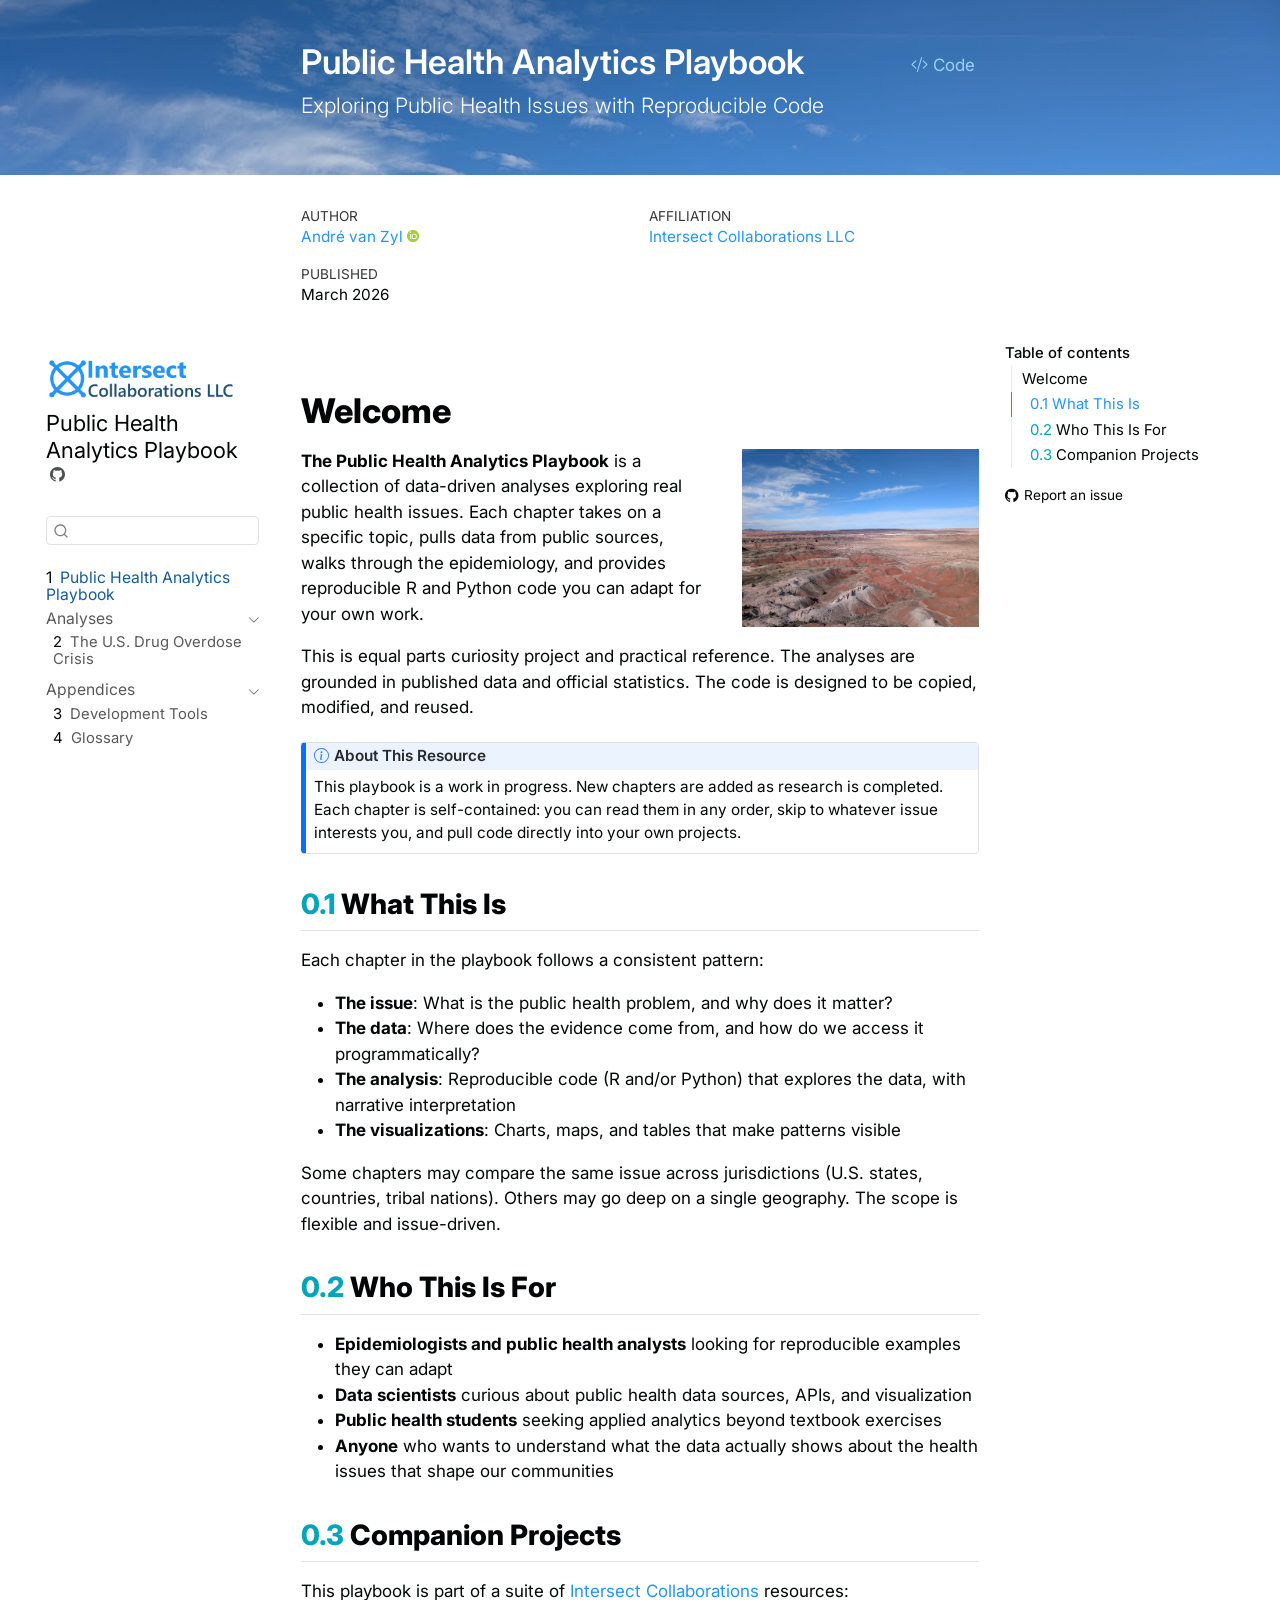
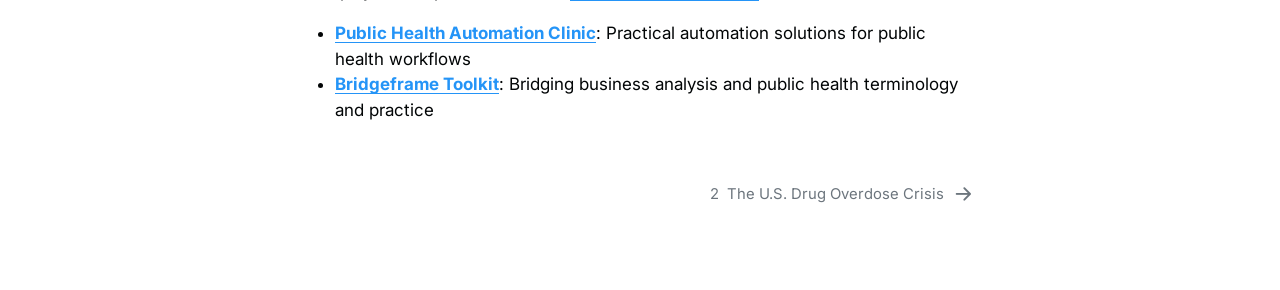
<file: index.html>
<!DOCTYPE html>
<html xmlns="http://www.w3.org/1999/xhtml" lang="en" xml:lang="en"><head>

<meta charset="utf-8">
<meta name="generator" content="quarto-1.8.27">

<meta name="viewport" content="width=device-width, initial-scale=1.0, user-scalable=yes">

<meta name="author" content="André van Zyl">

<title>Public Health Analytics Playbook</title>
<style>
code{white-space: pre-wrap;}
span.smallcaps{font-variant: small-caps;}
div.columns{display: flex; gap: min(4vw, 1.5em);}
div.column{flex: auto; overflow-x: auto;}
div.hanging-indent{margin-left: 1.5em; text-indent: -1.5em;}
ul.task-list{list-style: none;}
ul.task-list li input[type="checkbox"] {
  width: 0.8em;
  margin: 0 0.8em 0.2em -1em; /* quarto-specific, see https://github.com/quarto-dev/quarto-cli/issues/4556 */ 
  vertical-align: middle;
}
/* CSS for syntax highlighting */
html { -webkit-text-size-adjust: 100%; }
pre > code.sourceCode { white-space: pre; position: relative; }
pre > code.sourceCode > span { display: inline-block; line-height: 1.25; }
pre > code.sourceCode > span:empty { height: 1.2em; }
.sourceCode { overflow: visible; }
code.sourceCode > span { color: inherit; text-decoration: inherit; }
div.sourceCode { margin: 1em 0; }
pre.sourceCode { margin: 0; }
@media screen {
div.sourceCode { overflow: auto; }
}
@media print {
pre > code.sourceCode { white-space: pre-wrap; }
pre > code.sourceCode > span { text-indent: -5em; padding-left: 5em; }
}
pre.numberSource code
  { counter-reset: source-line 0; }
pre.numberSource code > span
  { position: relative; left: -4em; counter-increment: source-line; }
pre.numberSource code > span > a:first-child::before
  { content: counter(source-line);
    position: relative; left: -1em; text-align: right; vertical-align: baseline;
    border: none; display: inline-block;
    -webkit-touch-callout: none; -webkit-user-select: none;
    -khtml-user-select: none; -moz-user-select: none;
    -ms-user-select: none; user-select: none;
    padding: 0 4px; width: 4em;
  }
pre.numberSource { margin-left: 3em;  padding-left: 4px; }
div.sourceCode
  {   }
@media screen {
pre > code.sourceCode > span > a:first-child::before { text-decoration: underline; }
}
</style>


<script src="site_libs/quarto-nav/quarto-nav.js"></script>
<script src="site_libs/quarto-nav/headroom.min.js"></script>
<script src="site_libs/clipboard/clipboard.min.js"></script>
<script src="site_libs/quarto-search/autocomplete.umd.js"></script>
<script src="site_libs/quarto-search/fuse.min.js"></script>
<script src="site_libs/quarto-search/quarto-search.js"></script>
<meta name="quarto:offset" content="./">
<link href="./chapters/01-drug-overdose-crisis.html" rel="next">
<link href="./assets/branding/icons/intesect icon v1.png" rel="icon" type="image/png">
<script src="site_libs/quarto-html/quarto.js" type="module"></script>
<script src="site_libs/quarto-html/tabsets/tabsets.js" type="module"></script>
<script src="site_libs/quarto-html/axe/axe-check.js" type="module"></script>
<script src="site_libs/quarto-html/popper.min.js"></script>
<script src="site_libs/quarto-html/tippy.umd.min.js"></script>
<script src="site_libs/quarto-html/anchor.min.js"></script>
<link href="site_libs/quarto-html/tippy.css" rel="stylesheet">
<link href="site_libs/quarto-html/quarto-syntax-highlighting-8caf6eaa0938078aad3b4e3e78d03e50.css" rel="stylesheet" class="quarto-color-scheme" id="quarto-text-highlighting-styles">
<link href="site_libs/quarto-html/quarto-syntax-highlighting-dark-391dc9eaa9d5ee7385b50e8209b8eefe.css" rel="stylesheet" class="quarto-color-scheme quarto-color-alternate" id="quarto-text-highlighting-styles">
<link href="site_libs/quarto-html/quarto-syntax-highlighting-8caf6eaa0938078aad3b4e3e78d03e50.css" rel="stylesheet" class="quarto-color-scheme-extra" id="quarto-text-highlighting-styles">
<script src="site_libs/bootstrap/bootstrap.min.js"></script>
<link href="site_libs/bootstrap/bootstrap-icons.css" rel="stylesheet">
<link href="site_libs/bootstrap/bootstrap-a069b89158831210e21122a172c8fec8.min.css" rel="stylesheet" append-hash="true" class="quarto-color-scheme" id="quarto-bootstrap" data-mode="light">
<link href="site_libs/bootstrap/bootstrap-dark-a5cf9c2aa58df7899dc490a3b5d92188.min.css" rel="stylesheet" append-hash="true" class="quarto-color-scheme quarto-color-alternate" id="quarto-bootstrap" data-mode="light">
<link href="site_libs/bootstrap/bootstrap-a069b89158831210e21122a172c8fec8.min.css" rel="stylesheet" append-hash="true" class="quarto-color-scheme-extra" id="quarto-bootstrap" data-mode="light">
<script id="quarto-search-options" type="application/json">{
  "location": "sidebar",
  "copy-button": false,
  "collapse-after": 3,
  "panel-placement": "start",
  "type": "textbox",
  "limit": 50,
  "keyboard-shortcut": [
    "f",
    "/",
    "s"
  ],
  "show-item-context": false,
  "language": {
    "search-no-results-text": "No results",
    "search-matching-documents-text": "matching documents",
    "search-copy-link-title": "Copy link to search",
    "search-hide-matches-text": "Hide additional matches",
    "search-more-match-text": "more match in this document",
    "search-more-matches-text": "more matches in this document",
    "search-clear-button-title": "Clear",
    "search-text-placeholder": "",
    "search-detached-cancel-button-title": "Cancel",
    "search-submit-button-title": "Submit",
    "search-label": "Search"
  }
}</script>
<style>

      .quarto-title-block .quarto-title-banner {
        background-image: url(assets/branding/images/cover-image.jpg);
background-size: cover;
      }
</style>


</head>

<body class="nav-sidebar floating quarto-light">

<div id="quarto-search-results"></div>
  <header id="quarto-header" class="headroom fixed-top quarto-banner">
  <nav class="quarto-secondary-nav">
    <div class="container-fluid d-flex">
      <button type="button" class="quarto-btn-toggle btn" data-bs-toggle="collapse" role="button" data-bs-target=".quarto-sidebar-collapse-item" aria-controls="quarto-sidebar" aria-expanded="false" aria-label="Toggle sidebar navigation" onclick="if (window.quartoToggleHeadroom) { window.quartoToggleHeadroom(); }">
        <i class="bi bi-layout-text-sidebar-reverse"></i>
      </button>
        <nav class="quarto-page-breadcrumbs" aria-label="breadcrumb"><ol class="breadcrumb"><li class="breadcrumb-item"><a href="./index.html"><span class="chapter-number">1</span>&nbsp; <span class="chapter-title">Public Health Analytics Playbook</span></a></li></ol></nav>
        <a class="flex-grow-1" role="navigation" data-bs-toggle="collapse" data-bs-target=".quarto-sidebar-collapse-item" aria-controls="quarto-sidebar" aria-expanded="false" aria-label="Toggle sidebar navigation" onclick="if (window.quartoToggleHeadroom) { window.quartoToggleHeadroom(); }">      
        </a>
      <button type="button" class="btn quarto-search-button" aria-label="Search" onclick="window.quartoOpenSearch();">
        <i class="bi bi-search"></i>
      </button>
    </div>
  </nav>
</header>
<!-- content -->
<header id="title-block-header" class="quarto-title-block default page-columns page-full">
  <div class="quarto-title-banner page-columns page-full">
    <div class="quarto-title column-body">
      <div class="quarto-title-block"><div><h1 class="title">Public Health Analytics Playbook</h1><button type="button" class="btn code-tools-button" id="quarto-code-tools-source"><i class="bi"></i> Code</button></div></div>
            <p class="subtitle lead">Exploring Public Health Issues with Reproducible Code</p>
                      </div>
  </div>
    
  <div class="quarto-title-meta-author">
    <div class="quarto-title-meta-heading">Author</div>
    <div class="quarto-title-meta-heading">Affiliation</div>
    
      <div class="quarto-title-meta-contents">
      <p class="author"><a href="https://www.linkedin.com/in/andre-van-zyl/">André van Zyl</a> <a href="https://orcid.org/0000-0001-6872-5276" class="quarto-title-author-orcid"> <img src="[data-uri]"></a></p>
    </div>
    <div class="quarto-title-meta-contents">
          <p class="affiliation">
              <a href="https://www.intersectcollaborations.com/">
              Intersect Collaborations LLC
              </a>
            </p>
        </div>
    </div>

  <div class="quarto-title-meta">

        
      <div>
      <div class="quarto-title-meta-heading">Published</div>
      <div class="quarto-title-meta-contents">
        <p class="date">March 2026</p>
      </div>
    </div>
    
      
    </div>
    
  
  </header><div id="quarto-content" class="quarto-container page-columns page-rows-contents page-layout-article">
<!-- sidebar -->
  <nav id="quarto-sidebar" class="sidebar collapse collapse-horizontal quarto-sidebar-collapse-item sidebar-navigation floating overflow-auto">
    <div class="pt-lg-2 mt-2 text-left sidebar-header sidebar-header-stacked">
      <a href="./index.html" class="sidebar-logo-link">
      <img src="./assets\branding\logos\intesect_logo_v1.png" alt="" class="sidebar-logo light-content py-0 d-lg-inline d-none">
      <img src="./assets\branding\logos\intesect_logo_v1.png" alt="" class="sidebar-logo dark-content py-0 d-lg-inline d-none">
      </a>
    <div class="sidebar-title mb-0 py-0">
      <a href="./">Public Health Analytics Playbook</a> 
        <div class="sidebar-tools-main">
    <a href="https://github.com/andre-inter-collab-llc/Public_Health_Analytics_Playbook" title="Source Code" class="quarto-navigation-tool px-1" aria-label="Source Code"><i class="bi bi-github"></i></a>
</div>
    </div>
      </div>
        <div class="mt-2 flex-shrink-0 align-items-center">
        <div class="sidebar-search">
        <div id="quarto-search" class="" title="Search"></div>
        </div>
        </div>
    <div class="sidebar-menu-container"> 
    <ul class="list-unstyled mt-1">
        <li class="sidebar-item">
  <div class="sidebar-item-container"> 
  <a href="./index.html" class="sidebar-item-text sidebar-link active">
 <span class="menu-text"><span class="chapter-number">1</span>&nbsp; <span class="chapter-title">Public Health Analytics Playbook</span></span></a>
  </div>
</li>
        <li class="sidebar-item sidebar-item-section">
      <div class="sidebar-item-container"> 
            <a class="sidebar-item-text sidebar-link text-start" data-bs-toggle="collapse" data-bs-target="#quarto-sidebar-section-1" role="navigation" aria-expanded="true">
 <span class="menu-text">Analyses</span></a>
          <a class="sidebar-item-toggle text-start" data-bs-toggle="collapse" data-bs-target="#quarto-sidebar-section-1" role="navigation" aria-expanded="true" aria-label="Toggle section">
            <i class="bi bi-chevron-right ms-2"></i>
          </a> 
      </div>
      <ul id="quarto-sidebar-section-1" class="collapse list-unstyled sidebar-section depth1 show">  
          <li class="sidebar-item">
  <div class="sidebar-item-container"> 
  <a href="./chapters/01-drug-overdose-crisis.html" class="sidebar-item-text sidebar-link">
 <span class="menu-text"><span class="chapter-number">2</span>&nbsp; <span class="chapter-title">The U.S. Drug Overdose Crisis</span></span></a>
  </div>
</li>
      </ul>
  </li>
        <li class="sidebar-item sidebar-item-section">
      <div class="sidebar-item-container"> 
            <a class="sidebar-item-text sidebar-link text-start" data-bs-toggle="collapse" data-bs-target="#quarto-sidebar-section-2" role="navigation" aria-expanded="true">
 <span class="menu-text">Appendices</span></a>
          <a class="sidebar-item-toggle text-start" data-bs-toggle="collapse" data-bs-target="#quarto-sidebar-section-2" role="navigation" aria-expanded="true" aria-label="Toggle section">
            <i class="bi bi-chevron-right ms-2"></i>
          </a> 
      </div>
      <ul id="quarto-sidebar-section-2" class="collapse list-unstyled sidebar-section depth1 show">  
          <li class="sidebar-item">
  <div class="sidebar-item-container"> 
  <a href="./chapters/B-development-tools.html" class="sidebar-item-text sidebar-link">
 <span class="menu-text"><span class="chapter-number">3</span>&nbsp; <span class="chapter-title">Development Tools</span></span></a>
  </div>
</li>
          <li class="sidebar-item">
  <div class="sidebar-item-container"> 
  <a href="./chapters/C-glossary.html" class="sidebar-item-text sidebar-link">
 <span class="menu-text"><span class="chapter-number">4</span>&nbsp; <span class="chapter-title">Glossary</span></span></a>
  </div>
</li>
      </ul>
  </li>
    </ul>
    </div>
</nav>
<div id="quarto-sidebar-glass" class="quarto-sidebar-collapse-item" data-bs-toggle="collapse" data-bs-target=".quarto-sidebar-collapse-item"></div>
<!-- margin-sidebar -->
    <div id="quarto-margin-sidebar" class="sidebar margin-sidebar">
        <nav id="TOC" role="doc-toc" class="toc-active">
    <h2 id="toc-title">Table of contents</h2>
   
  <ul>
  <li><a href="#welcome" id="toc-welcome" class="nav-link active" data-scroll-target="#welcome">Welcome</a>
  <ul>
  <li><a href="#what-this-is" id="toc-what-this-is" class="nav-link" data-scroll-target="#what-this-is"><span class="header-section-number">0.1</span> What This Is</a></li>
  <li><a href="#who-this-is-for" id="toc-who-this-is-for" class="nav-link" data-scroll-target="#who-this-is-for"><span class="header-section-number">0.2</span> Who This Is For</a></li>
  <li><a href="#companion-projects" id="toc-companion-projects" class="nav-link" data-scroll-target="#companion-projects"><span class="header-section-number">0.3</span> Companion Projects</a></li>
  </ul></li>
  </ul>
<div class="toc-actions"><ul><li><a href="https://github.com/andre-inter-collab-llc/Public_Health_Analytics_Playbook/issues/new" class="toc-action"><i class="bi bi-github"></i>Report an issue</a></li></ul></div></nav>
    </div>
<!-- main -->
<main class="content quarto-banner-title-block" id="quarto-document-content">






<section id="welcome" class="level1 unnumbered">
<h1 class="unnumbered">Welcome</h1><p><img src="assets/branding/images/cover-image.jpg" title="Public Health Analytics Playbook" class="quarto-cover-image nolightbox img-fluid"></p>
<p><strong>The Public Health Analytics Playbook</strong> is a collection of data-driven analyses exploring real public health issues. Each chapter takes on a specific topic, pulls data from public sources, walks through the epidemiology, and provides reproducible R and Python code you can adapt for your own work.</p>
<p>This is equal parts curiosity project and practical reference. The analyses are grounded in published data and official statistics. The code is designed to be copied, modified, and reused.</p>
<div class="callout callout-style-default callout-note callout-titled" title="About This Resource">
<div class="callout-header d-flex align-content-center">
<div class="callout-icon-container">
<i class="callout-icon"></i>
</div>
<div class="callout-title-container flex-fill">
<span class="screen-reader-only">Note</span>About This Resource
</div>
</div>
<div class="callout-body-container callout-body">
<p>This playbook is a work in progress. New chapters are added as research is completed. Each chapter is self-contained: you can read them in any order, skip to whatever issue interests you, and pull code directly into your own projects.</p>
</div>
</div>
<section id="what-this-is" class="level2" data-number="0.1">
<h2 data-number="0.1" class="anchored" data-anchor-id="what-this-is"><span class="header-section-number">0.1</span> What This Is</h2>
<p>Each chapter in the playbook follows a consistent pattern:</p>
<ul>
<li><strong>The issue</strong>: What is the public health problem, and why does it matter?</li>
<li><strong>The data</strong>: Where does the evidence come from, and how do we access it programmatically?</li>
<li><strong>The analysis</strong>: Reproducible code (R and/or Python) that explores the data, with narrative interpretation</li>
<li><strong>The visualizations</strong>: Charts, maps, and tables that make patterns visible</li>
</ul>
<p>Some chapters may compare the same issue across jurisdictions (U.S. states, countries, tribal nations). Others may go deep on a single geography. The scope is flexible and issue-driven.</p>
</section>
<section id="who-this-is-for" class="level2" data-number="0.2">
<h2 data-number="0.2" class="anchored" data-anchor-id="who-this-is-for"><span class="header-section-number">0.2</span> Who This Is For</h2>
<ul>
<li><strong>Epidemiologists and public health analysts</strong> looking for reproducible examples they can adapt</li>
<li><strong>Data scientists</strong> curious about public health data sources, APIs, and visualization</li>
<li><strong>Public health students</strong> seeking applied analytics beyond textbook exercises</li>
<li><strong>Anyone</strong> who wants to understand what the data actually shows about the health issues that shape our communities</li>
</ul>
</section>
<section id="companion-projects" class="level2" data-number="0.3">
<h2 data-number="0.3" class="anchored" data-anchor-id="companion-projects"><span class="header-section-number">0.3</span> Companion Projects</h2>
<p>This playbook is part of a suite of <a href="https://www.intersectcollaborations.com/">Intersect Collaborations</a> resources:</p>
<ul>
<li><a href="https://andre-inter-collab-llc.github.io/Public-Health-Automation-Clinic/"><strong>Public Health Automation Clinic</strong></a>: Practical automation solutions for public health workflows</li>
<li><a href="https://andre-inter-collab-llc.github.io/Bridgeframe-Toolkit/"><strong>Bridgeframe Toolkit</strong></a>: Bridging business analysis and public health terminology and practice</li>
</ul>


<!-- -->

</section>
</section>

</main> <!-- /main -->
<script id="quarto-html-after-body" type="application/javascript">
  window.document.addEventListener("DOMContentLoaded", function (event) {
    const icon = "";
    const anchorJS = new window.AnchorJS();
    anchorJS.options = {
      placement: 'right',
      icon: icon
    };
    anchorJS.add('.anchored');
    const isCodeAnnotation = (el) => {
      for (const clz of el.classList) {
        if (clz.startsWith('code-annotation-')) {                     
          return true;
        }
      }
      return false;
    }
    const onCopySuccess = function(e) {
      // button target
      const button = e.trigger;
      // don't keep focus
      button.blur();
      // flash "checked"
      button.classList.add('code-copy-button-checked');
      var currentTitle = button.getAttribute("title");
      button.setAttribute("title", "Copied!");
      let tooltip;
      if (window.bootstrap) {
        button.setAttribute("data-bs-toggle", "tooltip");
        button.setAttribute("data-bs-placement", "left");
        button.setAttribute("data-bs-title", "Copied!");
        tooltip = new bootstrap.Tooltip(button, 
          { trigger: "manual", 
            customClass: "code-copy-button-tooltip",
            offset: [0, -8]});
        tooltip.show();    
      }
      setTimeout(function() {
        if (tooltip) {
          tooltip.hide();
          button.removeAttribute("data-bs-title");
          button.removeAttribute("data-bs-toggle");
          button.removeAttribute("data-bs-placement");
        }
        button.setAttribute("title", currentTitle);
        button.classList.remove('code-copy-button-checked');
      }, 1000);
      // clear code selection
      e.clearSelection();
    }
    const getTextToCopy = function(trigger) {
      const outerScaffold = trigger.parentElement.cloneNode(true);
      const codeEl = outerScaffold.querySelector('code');
      for (const childEl of codeEl.children) {
        if (isCodeAnnotation(childEl)) {
          childEl.remove();
        }
      }
      return codeEl.innerText;
    }
    const clipboard = new window.ClipboardJS('.code-copy-button:not([data-in-quarto-modal])', {
      text: getTextToCopy
    });
    clipboard.on('success', onCopySuccess);
    if (window.document.getElementById('quarto-embedded-source-code-modal')) {
      const clipboardModal = new window.ClipboardJS('.code-copy-button[data-in-quarto-modal]', {
        text: getTextToCopy,
        container: window.document.getElementById('quarto-embedded-source-code-modal')
      });
      clipboardModal.on('success', onCopySuccess);
    }
    const viewSource = window.document.getElementById('quarto-view-source') ||
                       window.document.getElementById('quarto-code-tools-source');
    if (viewSource) {
      const sourceUrl = viewSource.getAttribute("data-quarto-source-url");
      viewSource.addEventListener("click", function(e) {
        if (sourceUrl) {
          // rstudio viewer pane
          if (/\bcapabilities=\b/.test(window.location)) {
            window.open(sourceUrl);
          } else {
            window.location.href = sourceUrl;
          }
        } else {
          const modal = new bootstrap.Modal(document.getElementById('quarto-embedded-source-code-modal'));
          modal.show();
        }
        return false;
      });
    }
    function toggleCodeHandler(show) {
      return function(e) {
        const detailsSrc = window.document.querySelectorAll(".cell > details > .sourceCode");
        for (let i=0; i<detailsSrc.length; i++) {
          const details = detailsSrc[i].parentElement;
          if (show) {
            details.open = true;
          } else {
            details.removeAttribute("open");
          }
        }
        const cellCodeDivs = window.document.querySelectorAll(".cell > .sourceCode");
        const fromCls = show ? "hidden" : "unhidden";
        const toCls = show ? "unhidden" : "hidden";
        for (let i=0; i<cellCodeDivs.length; i++) {
          const codeDiv = cellCodeDivs[i];
          if (codeDiv.classList.contains(fromCls)) {
            codeDiv.classList.remove(fromCls);
            codeDiv.classList.add(toCls);
          } 
        }
        return false;
      }
    }
    const hideAllCode = window.document.getElementById("quarto-hide-all-code");
    if (hideAllCode) {
      hideAllCode.addEventListener("click", toggleCodeHandler(false));
    }
    const showAllCode = window.document.getElementById("quarto-show-all-code");
    if (showAllCode) {
      showAllCode.addEventListener("click", toggleCodeHandler(true));
    }
      var localhostRegex = new RegExp(/^(?:http|https):\/\/localhost\:?[0-9]*\//);
      var mailtoRegex = new RegExp(/^mailto:/);
        var filterRegex = new RegExp('/' + window.location.host + '/');
      var isInternal = (href) => {
          return filterRegex.test(href) || localhostRegex.test(href) || mailtoRegex.test(href);
      }
      // Inspect non-navigation links and adorn them if external
     var links = window.document.querySelectorAll('a[href]:not(.nav-link):not(.navbar-brand):not(.toc-action):not(.sidebar-link):not(.sidebar-item-toggle):not(.pagination-link):not(.no-external):not([aria-hidden]):not(.dropdown-item):not(.quarto-navigation-tool):not(.about-link)');
      for (var i=0; i<links.length; i++) {
        const link = links[i];
        if (!isInternal(link.href)) {
          // undo the damage that might have been done by quarto-nav.js in the case of
          // links that we want to consider external
          if (link.dataset.originalHref !== undefined) {
            link.href = link.dataset.originalHref;
          }
        }
      }
    function tippyHover(el, contentFn, onTriggerFn, onUntriggerFn) {
      const config = {
        allowHTML: true,
        maxWidth: 500,
        delay: 100,
        arrow: false,
        appendTo: function(el) {
            return el.parentElement;
        },
        interactive: true,
        interactiveBorder: 10,
        theme: 'quarto',
        placement: 'bottom-start',
      };
      if (contentFn) {
        config.content = contentFn;
      }
      if (onTriggerFn) {
        config.onTrigger = onTriggerFn;
      }
      if (onUntriggerFn) {
        config.onUntrigger = onUntriggerFn;
      }
      window.tippy(el, config); 
    }
    const noterefs = window.document.querySelectorAll('a[role="doc-noteref"]');
    for (var i=0; i<noterefs.length; i++) {
      const ref = noterefs[i];
      tippyHover(ref, function() {
        // use id or data attribute instead here
        let href = ref.getAttribute('data-footnote-href') || ref.getAttribute('href');
        try { href = new URL(href).hash; } catch {}
        const id = href.replace(/^#\/?/, "");
        const note = window.document.getElementById(id);
        if (note) {
          return note.innerHTML;
        } else {
          return "";
        }
      });
    }
    const xrefs = window.document.querySelectorAll('a.quarto-xref');
    const processXRef = (id, note) => {
      // Strip column container classes
      const stripColumnClz = (el) => {
        el.classList.remove("page-full", "page-columns");
        if (el.children) {
          for (const child of el.children) {
            stripColumnClz(child);
          }
        }
      }
      stripColumnClz(note)
      if (id === null || id.startsWith('sec-')) {
        // Special case sections, only their first couple elements
        const container = document.createElement("div");
        if (note.children && note.children.length > 2) {
          container.appendChild(note.children[0].cloneNode(true));
          for (let i = 1; i < note.children.length; i++) {
            const child = note.children[i];
            if (child.tagName === "P" && child.innerText === "") {
              continue;
            } else {
              container.appendChild(child.cloneNode(true));
              break;
            }
          }
          if (window.Quarto?.typesetMath) {
            window.Quarto.typesetMath(container);
          }
          return container.innerHTML
        } else {
          if (window.Quarto?.typesetMath) {
            window.Quarto.typesetMath(note);
          }
          return note.innerHTML;
        }
      } else {
        // Remove any anchor links if they are present
        const anchorLink = note.querySelector('a.anchorjs-link');
        if (anchorLink) {
          anchorLink.remove();
        }
        if (window.Quarto?.typesetMath) {
          window.Quarto.typesetMath(note);
        }
        if (note.classList.contains("callout")) {
          return note.outerHTML;
        } else {
          return note.innerHTML;
        }
      }
    }
    for (var i=0; i<xrefs.length; i++) {
      const xref = xrefs[i];
      tippyHover(xref, undefined, function(instance) {
        instance.disable();
        let url = xref.getAttribute('href');
        let hash = undefined; 
        if (url.startsWith('#')) {
          hash = url;
        } else {
          try { hash = new URL(url).hash; } catch {}
        }
        if (hash) {
          const id = hash.replace(/^#\/?/, "");
          const note = window.document.getElementById(id);
          if (note !== null) {
            try {
              const html = processXRef(id, note.cloneNode(true));
              instance.setContent(html);
            } finally {
              instance.enable();
              instance.show();
            }
          } else {
            // See if we can fetch this
            fetch(url.split('#')[0])
            .then(res => res.text())
            .then(html => {
              const parser = new DOMParser();
              const htmlDoc = parser.parseFromString(html, "text/html");
              const note = htmlDoc.getElementById(id);
              if (note !== null) {
                const html = processXRef(id, note);
                instance.setContent(html);
              } 
            }).finally(() => {
              instance.enable();
              instance.show();
            });
          }
        } else {
          // See if we can fetch a full url (with no hash to target)
          // This is a special case and we should probably do some content thinning / targeting
          fetch(url)
          .then(res => res.text())
          .then(html => {
            const parser = new DOMParser();
            const htmlDoc = parser.parseFromString(html, "text/html");
            const note = htmlDoc.querySelector('main.content');
            if (note !== null) {
              // This should only happen for chapter cross references
              // (since there is no id in the URL)
              // remove the first header
              if (note.children.length > 0 && note.children[0].tagName === "HEADER") {
                note.children[0].remove();
              }
              const html = processXRef(null, note);
              instance.setContent(html);
            } 
          }).finally(() => {
            instance.enable();
            instance.show();
          });
        }
      }, function(instance) {
      });
    }
        let selectedAnnoteEl;
        const selectorForAnnotation = ( cell, annotation) => {
          let cellAttr = 'data-code-cell="' + cell + '"';
          let lineAttr = 'data-code-annotation="' +  annotation + '"';
          const selector = 'span[' + cellAttr + '][' + lineAttr + ']';
          return selector;
        }
        const selectCodeLines = (annoteEl) => {
          const doc = window.document;
          const targetCell = annoteEl.getAttribute("data-target-cell");
          const targetAnnotation = annoteEl.getAttribute("data-target-annotation");
          const annoteSpan = window.document.querySelector(selectorForAnnotation(targetCell, targetAnnotation));
          const lines = annoteSpan.getAttribute("data-code-lines").split(",");
          const lineIds = lines.map((line) => {
            return targetCell + "-" + line;
          })
          let top = null;
          let height = null;
          let parent = null;
          if (lineIds.length > 0) {
              //compute the position of the single el (top and bottom and make a div)
              const el = window.document.getElementById(lineIds[0]);
              top = el.offsetTop;
              height = el.offsetHeight;
              parent = el.parentElement.parentElement;
            if (lineIds.length > 1) {
              const lastEl = window.document.getElementById(lineIds[lineIds.length - 1]);
              const bottom = lastEl.offsetTop + lastEl.offsetHeight;
              height = bottom - top;
            }
            if (top !== null && height !== null && parent !== null) {
              // cook up a div (if necessary) and position it 
              let div = window.document.getElementById("code-annotation-line-highlight");
              if (div === null) {
                div = window.document.createElement("div");
                div.setAttribute("id", "code-annotation-line-highlight");
                div.style.position = 'absolute';
                parent.appendChild(div);
              }
              div.style.top = top - 2 + "px";
              div.style.height = height + 4 + "px";
              div.style.left = 0;
              let gutterDiv = window.document.getElementById("code-annotation-line-highlight-gutter");
              if (gutterDiv === null) {
                gutterDiv = window.document.createElement("div");
                gutterDiv.setAttribute("id", "code-annotation-line-highlight-gutter");
                gutterDiv.style.position = 'absolute';
                const codeCell = window.document.getElementById(targetCell);
                const gutter = codeCell.querySelector('.code-annotation-gutter');
                gutter.appendChild(gutterDiv);
              }
              gutterDiv.style.top = top - 2 + "px";
              gutterDiv.style.height = height + 4 + "px";
            }
            selectedAnnoteEl = annoteEl;
          }
        };
        const unselectCodeLines = () => {
          const elementsIds = ["code-annotation-line-highlight", "code-annotation-line-highlight-gutter"];
          elementsIds.forEach((elId) => {
            const div = window.document.getElementById(elId);
            if (div) {
              div.remove();
            }
          });
          selectedAnnoteEl = undefined;
        };
          // Handle positioning of the toggle
      window.addEventListener(
        "resize",
        throttle(() => {
          elRect = undefined;
          if (selectedAnnoteEl) {
            selectCodeLines(selectedAnnoteEl);
          }
        }, 10)
      );
      function throttle(fn, ms) {
      let throttle = false;
      let timer;
        return (...args) => {
          if(!throttle) { // first call gets through
              fn.apply(this, args);
              throttle = true;
          } else { // all the others get throttled
              if(timer) clearTimeout(timer); // cancel #2
              timer = setTimeout(() => {
                fn.apply(this, args);
                timer = throttle = false;
              }, ms);
          }
        };
      }
        // Attach click handler to the DT
        const annoteDls = window.document.querySelectorAll('dt[data-target-cell]');
        for (const annoteDlNode of annoteDls) {
          annoteDlNode.addEventListener('click', (event) => {
            const clickedEl = event.target;
            if (clickedEl !== selectedAnnoteEl) {
              unselectCodeLines();
              const activeEl = window.document.querySelector('dt[data-target-cell].code-annotation-active');
              if (activeEl) {
                activeEl.classList.remove('code-annotation-active');
              }
              selectCodeLines(clickedEl);
              clickedEl.classList.add('code-annotation-active');
            } else {
              // Unselect the line
              unselectCodeLines();
              clickedEl.classList.remove('code-annotation-active');
            }
          });
        }
    const findCites = (el) => {
      const parentEl = el.parentElement;
      if (parentEl) {
        const cites = parentEl.dataset.cites;
        if (cites) {
          return {
            el,
            cites: cites.split(' ')
          };
        } else {
          return findCites(el.parentElement)
        }
      } else {
        return undefined;
      }
    };
    var bibliorefs = window.document.querySelectorAll('a[role="doc-biblioref"]');
    for (var i=0; i<bibliorefs.length; i++) {
      const ref = bibliorefs[i];
      const citeInfo = findCites(ref);
      if (citeInfo) {
        tippyHover(citeInfo.el, function() {
          var popup = window.document.createElement('div');
          citeInfo.cites.forEach(function(cite) {
            var citeDiv = window.document.createElement('div');
            citeDiv.classList.add('hanging-indent');
            citeDiv.classList.add('csl-entry');
            var biblioDiv = window.document.getElementById('ref-' + cite);
            if (biblioDiv) {
              citeDiv.innerHTML = biblioDiv.innerHTML;
            }
            popup.appendChild(citeDiv);
          });
          return popup.innerHTML;
        });
      }
    }
  });
  </script>
<nav class="page-navigation">
  <div class="nav-page nav-page-previous">
  </div>
  <div class="nav-page nav-page-next">
      <a href="./chapters/01-drug-overdose-crisis.html" class="pagination-link" aria-label="The U.S. Drug Overdose Crisis">
        <span class="nav-page-text"><span class="chapter-number">2</span>&nbsp; <span class="chapter-title">The U.S. Drug Overdose Crisis</span></span> <i class="bi bi-arrow-right-short"></i>
      </a>
  </div>
</nav><div class="modal fade" id="quarto-embedded-source-code-modal" tabindex="-1" aria-labelledby="quarto-embedded-source-code-modal-label" aria-hidden="true"><div class="modal-dialog modal-dialog-scrollable"><div class="modal-content"><div class="modal-header"><h5 class="modal-title" id="quarto-embedded-source-code-modal-label">Source Code</h5><button class="btn-close" data-bs-dismiss="modal"></button></div><div class="modal-body"><div class="">
<div class="code-copy-outer-scaffold"><div class="sourceCode" id="cb1" data-shortcodes="false"><pre class="sourceCode markdown code-with-copy"><code class="sourceCode markdown"><span id="cb1-1"><a href="#cb1-1" aria-hidden="true" tabindex="-1"></a><span class="co">---</span></span>
<span id="cb1-2"><a href="#cb1-2" aria-hidden="true" tabindex="-1"></a><span class="an">title:</span><span class="co"> "Public Health Analytics Playbook"</span></span>
<span id="cb1-3"><a href="#cb1-3" aria-hidden="true" tabindex="-1"></a><span class="an">subtitle:</span><span class="co"> "Exploring Public Health Issues with Reproducible Code"</span></span>
<span id="cb1-4"><a href="#cb1-4" aria-hidden="true" tabindex="-1"></a><span class="co">---</span></span>
<span id="cb1-5"><a href="#cb1-5" aria-hidden="true" tabindex="-1"></a></span>
<span id="cb1-6"><a href="#cb1-6" aria-hidden="true" tabindex="-1"></a><span class="fu"># Welcome {.unnumbered}</span></span>
<span id="cb1-7"><a href="#cb1-7" aria-hidden="true" tabindex="-1"></a></span>
<span id="cb1-8"><a href="#cb1-8" aria-hidden="true" tabindex="-1"></a>**The Public Health Analytics Playbook** is a collection of data-driven analyses exploring real public health issues. Each chapter takes on a specific topic, pulls data from public sources, walks through the epidemiology, and provides reproducible R and Python code you can adapt for your own work.</span>
<span id="cb1-9"><a href="#cb1-9" aria-hidden="true" tabindex="-1"></a></span>
<span id="cb1-10"><a href="#cb1-10" aria-hidden="true" tabindex="-1"></a>This is equal parts curiosity project and practical reference. The analyses are grounded in published data and official statistics. The code is designed to be copied, modified, and reused.</span>
<span id="cb1-11"><a href="#cb1-11" aria-hidden="true" tabindex="-1"></a></span>
<span id="cb1-12"><a href="#cb1-12" aria-hidden="true" tabindex="-1"></a>::: {.callout-note title="About This Resource"}</span>
<span id="cb1-13"><a href="#cb1-13" aria-hidden="true" tabindex="-1"></a>This playbook is a work in progress. New chapters are added as research is completed. Each chapter is self-contained: you can read them in any order, skip to whatever issue interests you, and pull code directly into your own projects.</span>
<span id="cb1-14"><a href="#cb1-14" aria-hidden="true" tabindex="-1"></a>:::</span>
<span id="cb1-15"><a href="#cb1-15" aria-hidden="true" tabindex="-1"></a></span>
<span id="cb1-16"><a href="#cb1-16" aria-hidden="true" tabindex="-1"></a><span class="fu">## What This Is</span></span>
<span id="cb1-17"><a href="#cb1-17" aria-hidden="true" tabindex="-1"></a></span>
<span id="cb1-18"><a href="#cb1-18" aria-hidden="true" tabindex="-1"></a>Each chapter in the playbook follows a consistent pattern:</span>
<span id="cb1-19"><a href="#cb1-19" aria-hidden="true" tabindex="-1"></a></span>
<span id="cb1-20"><a href="#cb1-20" aria-hidden="true" tabindex="-1"></a><span class="ss">- </span>**The issue**: What is the public health problem, and why does it matter?</span>
<span id="cb1-21"><a href="#cb1-21" aria-hidden="true" tabindex="-1"></a><span class="ss">- </span>**The data**: Where does the evidence come from, and how do we access it programmatically?</span>
<span id="cb1-22"><a href="#cb1-22" aria-hidden="true" tabindex="-1"></a><span class="ss">- </span>**The analysis**: Reproducible code (R and/or Python) that explores the data, with narrative interpretation</span>
<span id="cb1-23"><a href="#cb1-23" aria-hidden="true" tabindex="-1"></a><span class="ss">- </span>**The visualizations**: Charts, maps, and tables that make patterns visible</span>
<span id="cb1-24"><a href="#cb1-24" aria-hidden="true" tabindex="-1"></a></span>
<span id="cb1-25"><a href="#cb1-25" aria-hidden="true" tabindex="-1"></a>Some chapters may compare the same issue across jurisdictions (U.S. states, countries, tribal nations). Others may go deep on a single geography. The scope is flexible and issue-driven.</span>
<span id="cb1-26"><a href="#cb1-26" aria-hidden="true" tabindex="-1"></a></span>
<span id="cb1-27"><a href="#cb1-27" aria-hidden="true" tabindex="-1"></a><span class="fu">## Who This Is For</span></span>
<span id="cb1-28"><a href="#cb1-28" aria-hidden="true" tabindex="-1"></a></span>
<span id="cb1-29"><a href="#cb1-29" aria-hidden="true" tabindex="-1"></a><span class="ss">- </span>**Epidemiologists and public health analysts** looking for reproducible examples they can adapt</span>
<span id="cb1-30"><a href="#cb1-30" aria-hidden="true" tabindex="-1"></a><span class="ss">- </span>**Data scientists** curious about public health data sources, APIs, and visualization</span>
<span id="cb1-31"><a href="#cb1-31" aria-hidden="true" tabindex="-1"></a><span class="ss">- </span>**Public health students** seeking applied analytics beyond textbook exercises</span>
<span id="cb1-32"><a href="#cb1-32" aria-hidden="true" tabindex="-1"></a><span class="ss">- </span>**Anyone** who wants to understand what the data actually shows about the health issues that shape our communities</span>
<span id="cb1-33"><a href="#cb1-33" aria-hidden="true" tabindex="-1"></a></span>
<span id="cb1-34"><a href="#cb1-34" aria-hidden="true" tabindex="-1"></a><span class="fu">## Companion Projects</span></span>
<span id="cb1-35"><a href="#cb1-35" aria-hidden="true" tabindex="-1"></a></span>
<span id="cb1-36"><a href="#cb1-36" aria-hidden="true" tabindex="-1"></a>This playbook is part of a suite of <span class="co">[</span><span class="ot">Intersect Collaborations</span><span class="co">](https://www.intersectcollaborations.com/)</span> resources:</span>
<span id="cb1-37"><a href="#cb1-37" aria-hidden="true" tabindex="-1"></a></span>
<span id="cb1-38"><a href="#cb1-38" aria-hidden="true" tabindex="-1"></a><span class="ss">- </span><span class="co">[</span><span class="ot">**Public Health Automation Clinic**</span><span class="co">](https://andre-inter-collab-llc.github.io/Public-Health-Automation-Clinic/)</span>: Practical automation solutions for public health workflows</span>
<span id="cb1-39"><a href="#cb1-39" aria-hidden="true" tabindex="-1"></a><span class="ss">- </span><span class="co">[</span><span class="ot">**Bridgeframe Toolkit**</span><span class="co">](https://andre-inter-collab-llc.github.io/Bridgeframe-Toolkit/)</span>: Bridging business analysis and public health terminology and practice</span></code></pre></div><button title="Copy to Clipboard" class="code-copy-button" data-in-quarto-modal=""><i class="bi"></i></button></div>
</div></div></div></div></div>
</div> <!-- /content -->




<footer class="footer"><div class="nav-footer"><div class="nav-footer-center"><div class="toc-actions d-sm-block d-md-none"><ul><li><a href="https://github.com/andre-inter-collab-llc/Public_Health_Analytics_Playbook/issues/new" class="toc-action"><i class="bi bi-github"></i>Report an issue</a></li></ul></div></div></div></footer></body></html>
</file>
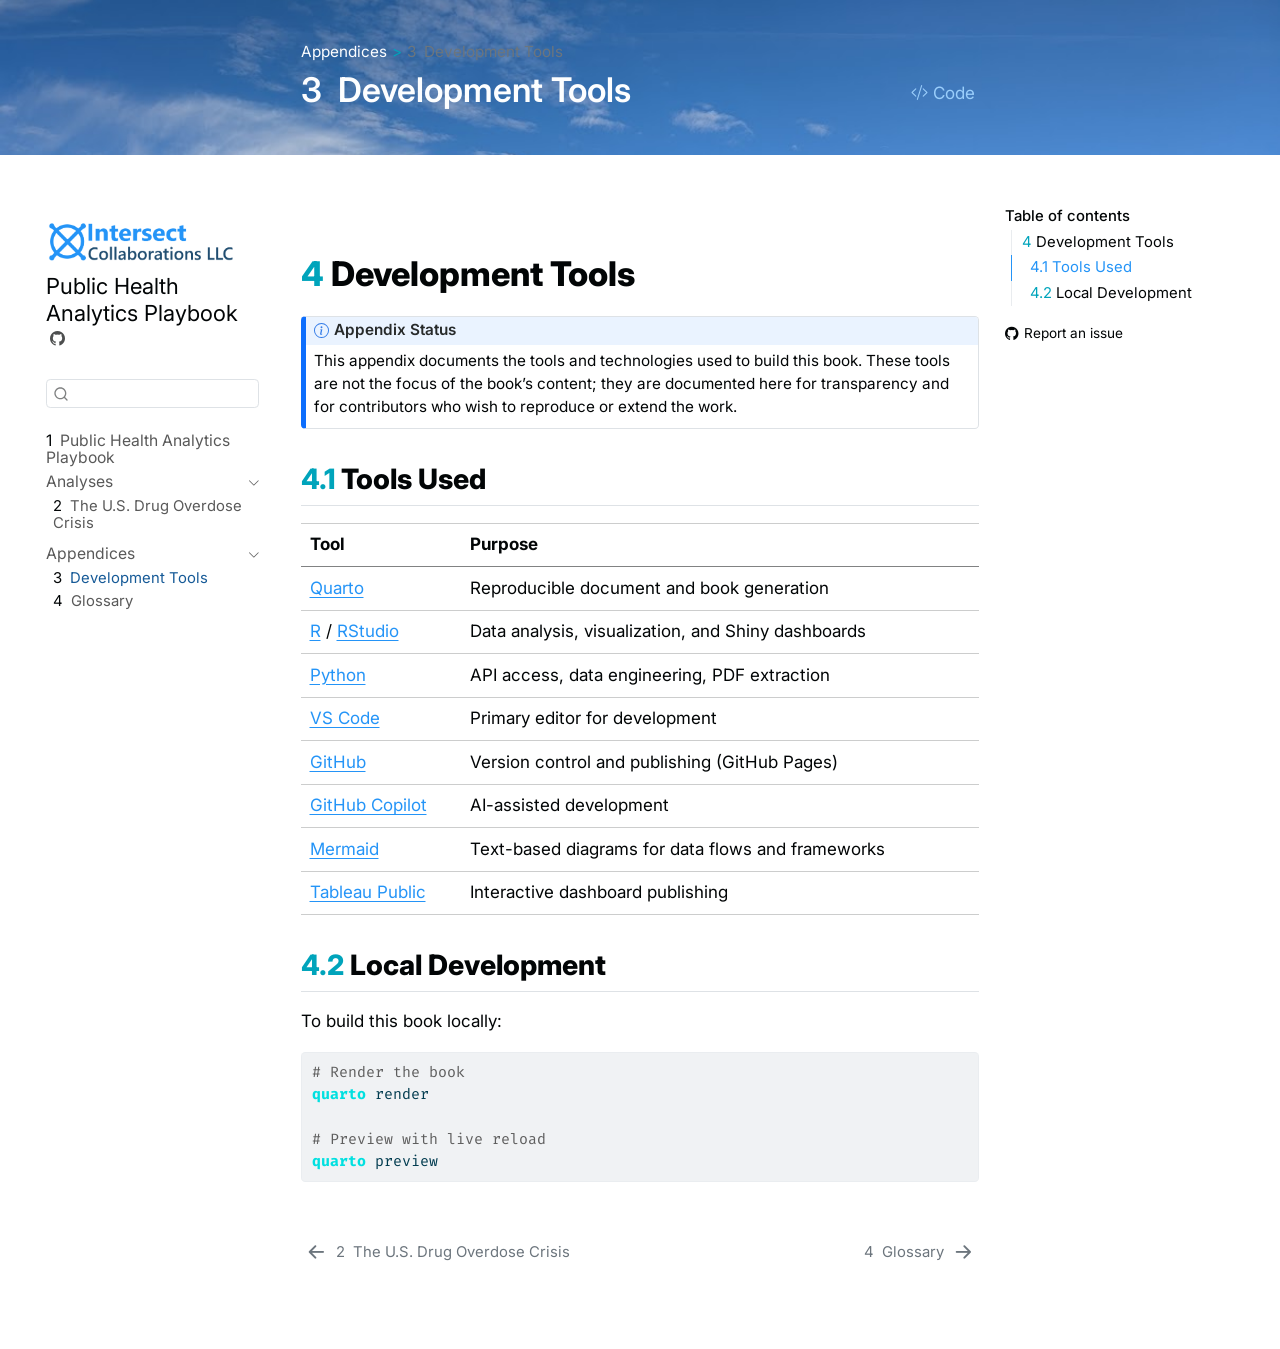
<file: chapters/B-development-tools.html>
<!DOCTYPE html>
<html xmlns="http://www.w3.org/1999/xhtml" lang="en" xml:lang="en"><head>

<meta charset="utf-8">
<meta name="generator" content="quarto-1.8.27">

<meta name="viewport" content="width=device-width, initial-scale=1.0, user-scalable=yes">


<title>3&nbsp; Development Tools – Public Health Analytics Playbook</title>
<style>
code{white-space: pre-wrap;}
span.smallcaps{font-variant: small-caps;}
div.columns{display: flex; gap: min(4vw, 1.5em);}
div.column{flex: auto; overflow-x: auto;}
div.hanging-indent{margin-left: 1.5em; text-indent: -1.5em;}
ul.task-list{list-style: none;}
ul.task-list li input[type="checkbox"] {
  width: 0.8em;
  margin: 0 0.8em 0.2em -1em; /* quarto-specific, see https://github.com/quarto-dev/quarto-cli/issues/4556 */ 
  vertical-align: middle;
}
/* CSS for syntax highlighting */
html { -webkit-text-size-adjust: 100%; }
pre > code.sourceCode { white-space: pre; position: relative; }
pre > code.sourceCode > span { display: inline-block; line-height: 1.25; }
pre > code.sourceCode > span:empty { height: 1.2em; }
.sourceCode { overflow: visible; }
code.sourceCode > span { color: inherit; text-decoration: inherit; }
div.sourceCode { margin: 1em 0; }
pre.sourceCode { margin: 0; }
@media screen {
div.sourceCode { overflow: auto; }
}
@media print {
pre > code.sourceCode { white-space: pre-wrap; }
pre > code.sourceCode > span { text-indent: -5em; padding-left: 5em; }
}
pre.numberSource code
  { counter-reset: source-line 0; }
pre.numberSource code > span
  { position: relative; left: -4em; counter-increment: source-line; }
pre.numberSource code > span > a:first-child::before
  { content: counter(source-line);
    position: relative; left: -1em; text-align: right; vertical-align: baseline;
    border: none; display: inline-block;
    -webkit-touch-callout: none; -webkit-user-select: none;
    -khtml-user-select: none; -moz-user-select: none;
    -ms-user-select: none; user-select: none;
    padding: 0 4px; width: 4em;
  }
pre.numberSource { margin-left: 3em;  padding-left: 4px; }
div.sourceCode
  {   }
@media screen {
pre > code.sourceCode > span > a:first-child::before { text-decoration: underline; }
}
</style>


<script src="../site_libs/quarto-nav/quarto-nav.js"></script>
<script src="../site_libs/quarto-nav/headroom.min.js"></script>
<script src="../site_libs/clipboard/clipboard.min.js"></script>
<script src="../site_libs/quarto-search/autocomplete.umd.js"></script>
<script src="../site_libs/quarto-search/fuse.min.js"></script>
<script src="../site_libs/quarto-search/quarto-search.js"></script>
<meta name="quarto:offset" content="../">
<link href="../chapters/C-glossary.html" rel="next">
<link href="../chapters/01-drug-overdose-crisis.html" rel="prev">
<link href="../assets/branding/icons/intesect icon v1.png" rel="icon" type="image/png">
<script src="../site_libs/quarto-html/quarto.js" type="module"></script>
<script src="../site_libs/quarto-html/tabsets/tabsets.js" type="module"></script>
<script src="../site_libs/quarto-html/axe/axe-check.js" type="module"></script>
<script src="../site_libs/quarto-html/popper.min.js"></script>
<script src="../site_libs/quarto-html/tippy.umd.min.js"></script>
<script src="../site_libs/quarto-html/anchor.min.js"></script>
<link href="../site_libs/quarto-html/tippy.css" rel="stylesheet">
<link href="../site_libs/quarto-html/quarto-syntax-highlighting-8caf6eaa0938078aad3b4e3e78d03e50.css" rel="stylesheet" class="quarto-color-scheme" id="quarto-text-highlighting-styles">
<link href="../site_libs/quarto-html/quarto-syntax-highlighting-dark-391dc9eaa9d5ee7385b50e8209b8eefe.css" rel="stylesheet" class="quarto-color-scheme quarto-color-alternate" id="quarto-text-highlighting-styles">
<link href="../site_libs/quarto-html/quarto-syntax-highlighting-8caf6eaa0938078aad3b4e3e78d03e50.css" rel="stylesheet" class="quarto-color-scheme-extra" id="quarto-text-highlighting-styles">
<script src="../site_libs/bootstrap/bootstrap.min.js"></script>
<link href="../site_libs/bootstrap/bootstrap-icons.css" rel="stylesheet">
<link href="../site_libs/bootstrap/bootstrap-a069b89158831210e21122a172c8fec8.min.css" rel="stylesheet" append-hash="true" class="quarto-color-scheme" id="quarto-bootstrap" data-mode="light">
<link href="../site_libs/bootstrap/bootstrap-dark-a5cf9c2aa58df7899dc490a3b5d92188.min.css" rel="stylesheet" append-hash="true" class="quarto-color-scheme quarto-color-alternate" id="quarto-bootstrap" data-mode="light">
<link href="../site_libs/bootstrap/bootstrap-a069b89158831210e21122a172c8fec8.min.css" rel="stylesheet" append-hash="true" class="quarto-color-scheme-extra" id="quarto-bootstrap" data-mode="light">
<script id="quarto-search-options" type="application/json">{
  "location": "sidebar",
  "copy-button": false,
  "collapse-after": 3,
  "panel-placement": "start",
  "type": "textbox",
  "limit": 50,
  "keyboard-shortcut": [
    "f",
    "/",
    "s"
  ],
  "show-item-context": false,
  "language": {
    "search-no-results-text": "No results",
    "search-matching-documents-text": "matching documents",
    "search-copy-link-title": "Copy link to search",
    "search-hide-matches-text": "Hide additional matches",
    "search-more-match-text": "more match in this document",
    "search-more-matches-text": "more matches in this document",
    "search-clear-button-title": "Clear",
    "search-text-placeholder": "",
    "search-detached-cancel-button-title": "Cancel",
    "search-submit-button-title": "Submit",
    "search-label": "Search"
  }
}</script>
<style>

      .quarto-title-block .quarto-title-banner {
        background-image: url(../assets/branding/images/cover-image.jpg);
background-size: cover;
      }
</style>


</head>

<body class="nav-sidebar floating quarto-light">

<div id="quarto-search-results"></div>
  <header id="quarto-header" class="headroom fixed-top quarto-banner">
  <nav class="quarto-secondary-nav">
    <div class="container-fluid d-flex">
      <button type="button" class="quarto-btn-toggle btn" data-bs-toggle="collapse" role="button" data-bs-target=".quarto-sidebar-collapse-item" aria-controls="quarto-sidebar" aria-expanded="false" aria-label="Toggle sidebar navigation" onclick="if (window.quartoToggleHeadroom) { window.quartoToggleHeadroom(); }">
        <i class="bi bi-layout-text-sidebar-reverse"></i>
      </button>
        <nav class="quarto-page-breadcrumbs" aria-label="breadcrumb"><ol class="breadcrumb"><li class="breadcrumb-item"><a href="../chapters/B-development-tools.html">Appendices</a></li><li class="breadcrumb-item"><a href="../chapters/B-development-tools.html"><span class="chapter-number">3</span>&nbsp; <span class="chapter-title">Development Tools</span></a></li></ol></nav>
        <a class="flex-grow-1" role="navigation" data-bs-toggle="collapse" data-bs-target=".quarto-sidebar-collapse-item" aria-controls="quarto-sidebar" aria-expanded="false" aria-label="Toggle sidebar navigation" onclick="if (window.quartoToggleHeadroom) { window.quartoToggleHeadroom(); }">      
        </a>
      <button type="button" class="btn quarto-search-button" aria-label="Search" onclick="window.quartoOpenSearch();">
        <i class="bi bi-search"></i>
      </button>
    </div>
  </nav>
</header>
<!-- content -->
<header id="title-block-header" class="quarto-title-block default page-columns page-full">
  <div class="quarto-title-banner page-columns page-full">
    <div class="quarto-title column-body"><nav class="quarto-page-breadcrumbs quarto-title-breadcrumbs d-none d-lg-block" aria-label="breadcrumb"><ol class="breadcrumb"><li class="breadcrumb-item"><a href="../chapters/B-development-tools.html">Appendices</a></li><li class="breadcrumb-item"><a href="../chapters/B-development-tools.html"><span class="chapter-number">3</span>&nbsp; <span class="chapter-title">Development Tools</span></a></li></ol></nav>
      <div class="quarto-title-block"><div><h1 class="title"><span class="chapter-number">3</span>&nbsp; <span class="chapter-title">Development Tools</span></h1><button type="button" class="btn code-tools-button" id="quarto-code-tools-source"><i class="bi"></i> Code</button></div></div>
                      </div>
  </div>
    
  
  <div class="quarto-title-meta">

      
    
      
    </div>
    
  
  </header><div id="quarto-content" class="quarto-container page-columns page-rows-contents page-layout-article">
<!-- sidebar -->
  <nav id="quarto-sidebar" class="sidebar collapse collapse-horizontal quarto-sidebar-collapse-item sidebar-navigation floating overflow-auto">
    <div class="pt-lg-2 mt-2 text-left sidebar-header sidebar-header-stacked">
      <a href="../index.html" class="sidebar-logo-link">
      <img src="../assets\branding\logos\intesect_logo_v1.png" alt="" class="sidebar-logo light-content py-0 d-lg-inline d-none">
      <img src="../assets\branding\logos\intesect_logo_v1.png" alt="" class="sidebar-logo dark-content py-0 d-lg-inline d-none">
      </a>
    <div class="sidebar-title mb-0 py-0">
      <a href="../">Public Health Analytics Playbook</a> 
        <div class="sidebar-tools-main">
    <a href="https://github.com/andre-inter-collab-llc/Public_Health_Analytics_Playbook" title="Source Code" class="quarto-navigation-tool px-1" aria-label="Source Code"><i class="bi bi-github"></i></a>
</div>
    </div>
      </div>
        <div class="mt-2 flex-shrink-0 align-items-center">
        <div class="sidebar-search">
        <div id="quarto-search" class="" title="Search"></div>
        </div>
        </div>
    <div class="sidebar-menu-container"> 
    <ul class="list-unstyled mt-1">
        <li class="sidebar-item">
  <div class="sidebar-item-container"> 
  <a href="../index.html" class="sidebar-item-text sidebar-link">
 <span class="menu-text"><span class="chapter-number">1</span>&nbsp; <span class="chapter-title">Public Health Analytics Playbook</span></span></a>
  </div>
</li>
        <li class="sidebar-item sidebar-item-section">
      <div class="sidebar-item-container"> 
            <a class="sidebar-item-text sidebar-link text-start" data-bs-toggle="collapse" data-bs-target="#quarto-sidebar-section-1" role="navigation" aria-expanded="true">
 <span class="menu-text">Analyses</span></a>
          <a class="sidebar-item-toggle text-start" data-bs-toggle="collapse" data-bs-target="#quarto-sidebar-section-1" role="navigation" aria-expanded="true" aria-label="Toggle section">
            <i class="bi bi-chevron-right ms-2"></i>
          </a> 
      </div>
      <ul id="quarto-sidebar-section-1" class="collapse list-unstyled sidebar-section depth1 show">  
          <li class="sidebar-item">
  <div class="sidebar-item-container"> 
  <a href="../chapters/01-drug-overdose-crisis.html" class="sidebar-item-text sidebar-link">
 <span class="menu-text"><span class="chapter-number">2</span>&nbsp; <span class="chapter-title">The U.S. Drug Overdose Crisis</span></span></a>
  </div>
</li>
      </ul>
  </li>
        <li class="sidebar-item sidebar-item-section">
      <div class="sidebar-item-container"> 
            <a class="sidebar-item-text sidebar-link text-start" data-bs-toggle="collapse" data-bs-target="#quarto-sidebar-section-2" role="navigation" aria-expanded="true">
 <span class="menu-text">Appendices</span></a>
          <a class="sidebar-item-toggle text-start" data-bs-toggle="collapse" data-bs-target="#quarto-sidebar-section-2" role="navigation" aria-expanded="true" aria-label="Toggle section">
            <i class="bi bi-chevron-right ms-2"></i>
          </a> 
      </div>
      <ul id="quarto-sidebar-section-2" class="collapse list-unstyled sidebar-section depth1 show">  
          <li class="sidebar-item">
  <div class="sidebar-item-container"> 
  <a href="../chapters/B-development-tools.html" class="sidebar-item-text sidebar-link active">
 <span class="menu-text"><span class="chapter-number">3</span>&nbsp; <span class="chapter-title">Development Tools</span></span></a>
  </div>
</li>
          <li class="sidebar-item">
  <div class="sidebar-item-container"> 
  <a href="../chapters/C-glossary.html" class="sidebar-item-text sidebar-link">
 <span class="menu-text"><span class="chapter-number">4</span>&nbsp; <span class="chapter-title">Glossary</span></span></a>
  </div>
</li>
      </ul>
  </li>
    </ul>
    </div>
</nav>
<div id="quarto-sidebar-glass" class="quarto-sidebar-collapse-item" data-bs-toggle="collapse" data-bs-target=".quarto-sidebar-collapse-item"></div>
<!-- margin-sidebar -->
    <div id="quarto-margin-sidebar" class="sidebar margin-sidebar">
        <nav id="TOC" role="doc-toc" class="toc-active">
    <h2 id="toc-title">Table of contents</h2>
   
  <ul>
  <li><a href="#development-tools" id="toc-development-tools" class="nav-link active" data-scroll-target="#development-tools"><span class="header-section-number">4</span> Development Tools</a>
  <ul>
  <li><a href="#tools-used" id="toc-tools-used" class="nav-link" data-scroll-target="#tools-used"><span class="header-section-number">4.1</span> Tools Used</a></li>
  <li><a href="#local-development" id="toc-local-development" class="nav-link" data-scroll-target="#local-development"><span class="header-section-number">4.2</span> Local Development</a></li>
  </ul></li>
  </ul>
<div class="toc-actions"><ul><li><a href="https://github.com/andre-inter-collab-llc/Public_Health_Analytics_Playbook/issues/new" class="toc-action"><i class="bi bi-github"></i>Report an issue</a></li></ul></div></nav>
    </div>
<!-- main -->
<main class="content quarto-banner-title-block" id="quarto-document-content">





<section id="development-tools" class="level1" data-number="4">
<h1 data-number="4"><span class="header-section-number">4</span> Development Tools</h1>
<div class="callout callout-style-default callout-note callout-titled" title="Appendix Status">
<div class="callout-header d-flex align-content-center">
<div class="callout-icon-container">
<i class="callout-icon"></i>
</div>
<div class="callout-title-container flex-fill">
<span class="screen-reader-only">Note</span>Appendix Status
</div>
</div>
<div class="callout-body-container callout-body">
<p>This appendix documents the tools and technologies used to build this book. These tools are not the focus of the book’s content; they are documented here for transparency and for contributors who wish to reproduce or extend the work.</p>
</div>
</div>
<section id="tools-used" class="level2" data-number="4.1">
<h2 data-number="4.1" class="anchored" data-anchor-id="tools-used"><span class="header-section-number">4.1</span> Tools Used</h2>
<table class="caption-top table">
<thead>
<tr class="header">
<th style="text-align: left;">Tool</th>
<th style="text-align: left;">Purpose</th>
</tr>
</thead>
<tbody>
<tr class="odd">
<td style="text-align: left;"><a href="https://quarto.org/">Quarto</a></td>
<td style="text-align: left;">Reproducible document and book generation</td>
</tr>
<tr class="even">
<td style="text-align: left;"><a href="https://www.r-project.org/">R</a> / <a href="https://posit.co/products/open-source/rstudio/">RStudio</a></td>
<td style="text-align: left;">Data analysis, visualization, and Shiny dashboards</td>
</tr>
<tr class="odd">
<td style="text-align: left;"><a href="https://www.python.org/">Python</a></td>
<td style="text-align: left;">API access, data engineering, PDF extraction</td>
</tr>
<tr class="even">
<td style="text-align: left;"><a href="https://code.visualstudio.com/">VS Code</a></td>
<td style="text-align: left;">Primary editor for development</td>
</tr>
<tr class="odd">
<td style="text-align: left;"><a href="https://github.com/">GitHub</a></td>
<td style="text-align: left;">Version control and publishing (GitHub Pages)</td>
</tr>
<tr class="even">
<td style="text-align: left;"><a href="https://github.com/features/copilot">GitHub Copilot</a></td>
<td style="text-align: left;">AI-assisted development</td>
</tr>
<tr class="odd">
<td style="text-align: left;"><a href="https://mermaid.js.org/">Mermaid</a></td>
<td style="text-align: left;">Text-based diagrams for data flows and frameworks</td>
</tr>
<tr class="even">
<td style="text-align: left;"><a href="https://public.tableau.com/">Tableau Public</a></td>
<td style="text-align: left;">Interactive dashboard publishing</td>
</tr>
</tbody>
</table>
</section>
<section id="local-development" class="level2" data-number="4.2">
<h2 data-number="4.2" class="anchored" data-anchor-id="local-development"><span class="header-section-number">4.2</span> Local Development</h2>
<p>To build this book locally:</p>
<div class="code-copy-outer-scaffold"><div class="sourceCode" id="cb1"><pre class="sourceCode bash code-with-copy"><code class="sourceCode bash"><span id="cb1-1"><a href="#cb1-1" aria-hidden="true" tabindex="-1"></a><span class="co"># Render the book</span></span>
<span id="cb1-2"><a href="#cb1-2" aria-hidden="true" tabindex="-1"></a><span class="ex">quarto</span> render</span>
<span id="cb1-3"><a href="#cb1-3" aria-hidden="true" tabindex="-1"></a></span>
<span id="cb1-4"><a href="#cb1-4" aria-hidden="true" tabindex="-1"></a><span class="co"># Preview with live reload</span></span>
<span id="cb1-5"><a href="#cb1-5" aria-hidden="true" tabindex="-1"></a><span class="ex">quarto</span> preview</span></code></pre></div><button title="Copy to Clipboard" class="code-copy-button"><i class="bi"></i></button></div>


<!-- -->

</section>
</section>

</main> <!-- /main -->
<script id="quarto-html-after-body" type="application/javascript">
  window.document.addEventListener("DOMContentLoaded", function (event) {
    const icon = "";
    const anchorJS = new window.AnchorJS();
    anchorJS.options = {
      placement: 'right',
      icon: icon
    };
    anchorJS.add('.anchored');
    const isCodeAnnotation = (el) => {
      for (const clz of el.classList) {
        if (clz.startsWith('code-annotation-')) {                     
          return true;
        }
      }
      return false;
    }
    const onCopySuccess = function(e) {
      // button target
      const button = e.trigger;
      // don't keep focus
      button.blur();
      // flash "checked"
      button.classList.add('code-copy-button-checked');
      var currentTitle = button.getAttribute("title");
      button.setAttribute("title", "Copied!");
      let tooltip;
      if (window.bootstrap) {
        button.setAttribute("data-bs-toggle", "tooltip");
        button.setAttribute("data-bs-placement", "left");
        button.setAttribute("data-bs-title", "Copied!");
        tooltip = new bootstrap.Tooltip(button, 
          { trigger: "manual", 
            customClass: "code-copy-button-tooltip",
            offset: [0, -8]});
        tooltip.show();    
      }
      setTimeout(function() {
        if (tooltip) {
          tooltip.hide();
          button.removeAttribute("data-bs-title");
          button.removeAttribute("data-bs-toggle");
          button.removeAttribute("data-bs-placement");
        }
        button.setAttribute("title", currentTitle);
        button.classList.remove('code-copy-button-checked');
      }, 1000);
      // clear code selection
      e.clearSelection();
    }
    const getTextToCopy = function(trigger) {
      const outerScaffold = trigger.parentElement.cloneNode(true);
      const codeEl = outerScaffold.querySelector('code');
      for (const childEl of codeEl.children) {
        if (isCodeAnnotation(childEl)) {
          childEl.remove();
        }
      }
      return codeEl.innerText;
    }
    const clipboard = new window.ClipboardJS('.code-copy-button:not([data-in-quarto-modal])', {
      text: getTextToCopy
    });
    clipboard.on('success', onCopySuccess);
    if (window.document.getElementById('quarto-embedded-source-code-modal')) {
      const clipboardModal = new window.ClipboardJS('.code-copy-button[data-in-quarto-modal]', {
        text: getTextToCopy,
        container: window.document.getElementById('quarto-embedded-source-code-modal')
      });
      clipboardModal.on('success', onCopySuccess);
    }
    const viewSource = window.document.getElementById('quarto-view-source') ||
                       window.document.getElementById('quarto-code-tools-source');
    if (viewSource) {
      const sourceUrl = viewSource.getAttribute("data-quarto-source-url");
      viewSource.addEventListener("click", function(e) {
        if (sourceUrl) {
          // rstudio viewer pane
          if (/\bcapabilities=\b/.test(window.location)) {
            window.open(sourceUrl);
          } else {
            window.location.href = sourceUrl;
          }
        } else {
          const modal = new bootstrap.Modal(document.getElementById('quarto-embedded-source-code-modal'));
          modal.show();
        }
        return false;
      });
    }
    function toggleCodeHandler(show) {
      return function(e) {
        const detailsSrc = window.document.querySelectorAll(".cell > details > .sourceCode");
        for (let i=0; i<detailsSrc.length; i++) {
          const details = detailsSrc[i].parentElement;
          if (show) {
            details.open = true;
          } else {
            details.removeAttribute("open");
          }
        }
        const cellCodeDivs = window.document.querySelectorAll(".cell > .sourceCode");
        const fromCls = show ? "hidden" : "unhidden";
        const toCls = show ? "unhidden" : "hidden";
        for (let i=0; i<cellCodeDivs.length; i++) {
          const codeDiv = cellCodeDivs[i];
          if (codeDiv.classList.contains(fromCls)) {
            codeDiv.classList.remove(fromCls);
            codeDiv.classList.add(toCls);
          } 
        }
        return false;
      }
    }
    const hideAllCode = window.document.getElementById("quarto-hide-all-code");
    if (hideAllCode) {
      hideAllCode.addEventListener("click", toggleCodeHandler(false));
    }
    const showAllCode = window.document.getElementById("quarto-show-all-code");
    if (showAllCode) {
      showAllCode.addEventListener("click", toggleCodeHandler(true));
    }
      var localhostRegex = new RegExp(/^(?:http|https):\/\/localhost\:?[0-9]*\//);
      var mailtoRegex = new RegExp(/^mailto:/);
        var filterRegex = new RegExp('/' + window.location.host + '/');
      var isInternal = (href) => {
          return filterRegex.test(href) || localhostRegex.test(href) || mailtoRegex.test(href);
      }
      // Inspect non-navigation links and adorn them if external
     var links = window.document.querySelectorAll('a[href]:not(.nav-link):not(.navbar-brand):not(.toc-action):not(.sidebar-link):not(.sidebar-item-toggle):not(.pagination-link):not(.no-external):not([aria-hidden]):not(.dropdown-item):not(.quarto-navigation-tool):not(.about-link)');
      for (var i=0; i<links.length; i++) {
        const link = links[i];
        if (!isInternal(link.href)) {
          // undo the damage that might have been done by quarto-nav.js in the case of
          // links that we want to consider external
          if (link.dataset.originalHref !== undefined) {
            link.href = link.dataset.originalHref;
          }
        }
      }
    function tippyHover(el, contentFn, onTriggerFn, onUntriggerFn) {
      const config = {
        allowHTML: true,
        maxWidth: 500,
        delay: 100,
        arrow: false,
        appendTo: function(el) {
            return el.parentElement;
        },
        interactive: true,
        interactiveBorder: 10,
        theme: 'quarto',
        placement: 'bottom-start',
      };
      if (contentFn) {
        config.content = contentFn;
      }
      if (onTriggerFn) {
        config.onTrigger = onTriggerFn;
      }
      if (onUntriggerFn) {
        config.onUntrigger = onUntriggerFn;
      }
      window.tippy(el, config); 
    }
    const noterefs = window.document.querySelectorAll('a[role="doc-noteref"]');
    for (var i=0; i<noterefs.length; i++) {
      const ref = noterefs[i];
      tippyHover(ref, function() {
        // use id or data attribute instead here
        let href = ref.getAttribute('data-footnote-href') || ref.getAttribute('href');
        try { href = new URL(href).hash; } catch {}
        const id = href.replace(/^#\/?/, "");
        const note = window.document.getElementById(id);
        if (note) {
          return note.innerHTML;
        } else {
          return "";
        }
      });
    }
    const xrefs = window.document.querySelectorAll('a.quarto-xref');
    const processXRef = (id, note) => {
      // Strip column container classes
      const stripColumnClz = (el) => {
        el.classList.remove("page-full", "page-columns");
        if (el.children) {
          for (const child of el.children) {
            stripColumnClz(child);
          }
        }
      }
      stripColumnClz(note)
      if (id === null || id.startsWith('sec-')) {
        // Special case sections, only their first couple elements
        const container = document.createElement("div");
        if (note.children && note.children.length > 2) {
          container.appendChild(note.children[0].cloneNode(true));
          for (let i = 1; i < note.children.length; i++) {
            const child = note.children[i];
            if (child.tagName === "P" && child.innerText === "") {
              continue;
            } else {
              container.appendChild(child.cloneNode(true));
              break;
            }
          }
          if (window.Quarto?.typesetMath) {
            window.Quarto.typesetMath(container);
          }
          return container.innerHTML
        } else {
          if (window.Quarto?.typesetMath) {
            window.Quarto.typesetMath(note);
          }
          return note.innerHTML;
        }
      } else {
        // Remove any anchor links if they are present
        const anchorLink = note.querySelector('a.anchorjs-link');
        if (anchorLink) {
          anchorLink.remove();
        }
        if (window.Quarto?.typesetMath) {
          window.Quarto.typesetMath(note);
        }
        if (note.classList.contains("callout")) {
          return note.outerHTML;
        } else {
          return note.innerHTML;
        }
      }
    }
    for (var i=0; i<xrefs.length; i++) {
      const xref = xrefs[i];
      tippyHover(xref, undefined, function(instance) {
        instance.disable();
        let url = xref.getAttribute('href');
        let hash = undefined; 
        if (url.startsWith('#')) {
          hash = url;
        } else {
          try { hash = new URL(url).hash; } catch {}
        }
        if (hash) {
          const id = hash.replace(/^#\/?/, "");
          const note = window.document.getElementById(id);
          if (note !== null) {
            try {
              const html = processXRef(id, note.cloneNode(true));
              instance.setContent(html);
            } finally {
              instance.enable();
              instance.show();
            }
          } else {
            // See if we can fetch this
            fetch(url.split('#')[0])
            .then(res => res.text())
            .then(html => {
              const parser = new DOMParser();
              const htmlDoc = parser.parseFromString(html, "text/html");
              const note = htmlDoc.getElementById(id);
              if (note !== null) {
                const html = processXRef(id, note);
                instance.setContent(html);
              } 
            }).finally(() => {
              instance.enable();
              instance.show();
            });
          }
        } else {
          // See if we can fetch a full url (with no hash to target)
          // This is a special case and we should probably do some content thinning / targeting
          fetch(url)
          .then(res => res.text())
          .then(html => {
            const parser = new DOMParser();
            const htmlDoc = parser.parseFromString(html, "text/html");
            const note = htmlDoc.querySelector('main.content');
            if (note !== null) {
              // This should only happen for chapter cross references
              // (since there is no id in the URL)
              // remove the first header
              if (note.children.length > 0 && note.children[0].tagName === "HEADER") {
                note.children[0].remove();
              }
              const html = processXRef(null, note);
              instance.setContent(html);
            } 
          }).finally(() => {
            instance.enable();
            instance.show();
          });
        }
      }, function(instance) {
      });
    }
        let selectedAnnoteEl;
        const selectorForAnnotation = ( cell, annotation) => {
          let cellAttr = 'data-code-cell="' + cell + '"';
          let lineAttr = 'data-code-annotation="' +  annotation + '"';
          const selector = 'span[' + cellAttr + '][' + lineAttr + ']';
          return selector;
        }
        const selectCodeLines = (annoteEl) => {
          const doc = window.document;
          const targetCell = annoteEl.getAttribute("data-target-cell");
          const targetAnnotation = annoteEl.getAttribute("data-target-annotation");
          const annoteSpan = window.document.querySelector(selectorForAnnotation(targetCell, targetAnnotation));
          const lines = annoteSpan.getAttribute("data-code-lines").split(",");
          const lineIds = lines.map((line) => {
            return targetCell + "-" + line;
          })
          let top = null;
          let height = null;
          let parent = null;
          if (lineIds.length > 0) {
              //compute the position of the single el (top and bottom and make a div)
              const el = window.document.getElementById(lineIds[0]);
              top = el.offsetTop;
              height = el.offsetHeight;
              parent = el.parentElement.parentElement;
            if (lineIds.length > 1) {
              const lastEl = window.document.getElementById(lineIds[lineIds.length - 1]);
              const bottom = lastEl.offsetTop + lastEl.offsetHeight;
              height = bottom - top;
            }
            if (top !== null && height !== null && parent !== null) {
              // cook up a div (if necessary) and position it 
              let div = window.document.getElementById("code-annotation-line-highlight");
              if (div === null) {
                div = window.document.createElement("div");
                div.setAttribute("id", "code-annotation-line-highlight");
                div.style.position = 'absolute';
                parent.appendChild(div);
              }
              div.style.top = top - 2 + "px";
              div.style.height = height + 4 + "px";
              div.style.left = 0;
              let gutterDiv = window.document.getElementById("code-annotation-line-highlight-gutter");
              if (gutterDiv === null) {
                gutterDiv = window.document.createElement("div");
                gutterDiv.setAttribute("id", "code-annotation-line-highlight-gutter");
                gutterDiv.style.position = 'absolute';
                const codeCell = window.document.getElementById(targetCell);
                const gutter = codeCell.querySelector('.code-annotation-gutter');
                gutter.appendChild(gutterDiv);
              }
              gutterDiv.style.top = top - 2 + "px";
              gutterDiv.style.height = height + 4 + "px";
            }
            selectedAnnoteEl = annoteEl;
          }
        };
        const unselectCodeLines = () => {
          const elementsIds = ["code-annotation-line-highlight", "code-annotation-line-highlight-gutter"];
          elementsIds.forEach((elId) => {
            const div = window.document.getElementById(elId);
            if (div) {
              div.remove();
            }
          });
          selectedAnnoteEl = undefined;
        };
          // Handle positioning of the toggle
      window.addEventListener(
        "resize",
        throttle(() => {
          elRect = undefined;
          if (selectedAnnoteEl) {
            selectCodeLines(selectedAnnoteEl);
          }
        }, 10)
      );
      function throttle(fn, ms) {
      let throttle = false;
      let timer;
        return (...args) => {
          if(!throttle) { // first call gets through
              fn.apply(this, args);
              throttle = true;
          } else { // all the others get throttled
              if(timer) clearTimeout(timer); // cancel #2
              timer = setTimeout(() => {
                fn.apply(this, args);
                timer = throttle = false;
              }, ms);
          }
        };
      }
        // Attach click handler to the DT
        const annoteDls = window.document.querySelectorAll('dt[data-target-cell]');
        for (const annoteDlNode of annoteDls) {
          annoteDlNode.addEventListener('click', (event) => {
            const clickedEl = event.target;
            if (clickedEl !== selectedAnnoteEl) {
              unselectCodeLines();
              const activeEl = window.document.querySelector('dt[data-target-cell].code-annotation-active');
              if (activeEl) {
                activeEl.classList.remove('code-annotation-active');
              }
              selectCodeLines(clickedEl);
              clickedEl.classList.add('code-annotation-active');
            } else {
              // Unselect the line
              unselectCodeLines();
              clickedEl.classList.remove('code-annotation-active');
            }
          });
        }
    const findCites = (el) => {
      const parentEl = el.parentElement;
      if (parentEl) {
        const cites = parentEl.dataset.cites;
        if (cites) {
          return {
            el,
            cites: cites.split(' ')
          };
        } else {
          return findCites(el.parentElement)
        }
      } else {
        return undefined;
      }
    };
    var bibliorefs = window.document.querySelectorAll('a[role="doc-biblioref"]');
    for (var i=0; i<bibliorefs.length; i++) {
      const ref = bibliorefs[i];
      const citeInfo = findCites(ref);
      if (citeInfo) {
        tippyHover(citeInfo.el, function() {
          var popup = window.document.createElement('div');
          citeInfo.cites.forEach(function(cite) {
            var citeDiv = window.document.createElement('div');
            citeDiv.classList.add('hanging-indent');
            citeDiv.classList.add('csl-entry');
            var biblioDiv = window.document.getElementById('ref-' + cite);
            if (biblioDiv) {
              citeDiv.innerHTML = biblioDiv.innerHTML;
            }
            popup.appendChild(citeDiv);
          });
          return popup.innerHTML;
        });
      }
    }
  });
  </script>
<nav class="page-navigation">
  <div class="nav-page nav-page-previous">
      <a href="../chapters/01-drug-overdose-crisis.html" class="pagination-link" aria-label="The U.S. Drug Overdose Crisis">
        <i class="bi bi-arrow-left-short"></i> <span class="nav-page-text"><span class="chapter-number">2</span>&nbsp; <span class="chapter-title">The U.S. Drug Overdose Crisis</span></span>
      </a>          
  </div>
  <div class="nav-page nav-page-next">
      <a href="../chapters/C-glossary.html" class="pagination-link" aria-label="Glossary">
        <span class="nav-page-text"><span class="chapter-number">4</span>&nbsp; <span class="chapter-title">Glossary</span></span> <i class="bi bi-arrow-right-short"></i>
      </a>
  </div>
</nav><div class="modal fade" id="quarto-embedded-source-code-modal" tabindex="-1" aria-labelledby="quarto-embedded-source-code-modal-label" aria-hidden="true"><div class="modal-dialog modal-dialog-scrollable"><div class="modal-content"><div class="modal-header"><h5 class="modal-title" id="quarto-embedded-source-code-modal-label">Source Code</h5><button class="btn-close" data-bs-dismiss="modal"></button></div><div class="modal-body"><div class="">
<div class="code-copy-outer-scaffold"><div class="sourceCode" id="cb2" data-shortcodes="false"><pre class="sourceCode markdown code-with-copy"><code class="sourceCode markdown"><span id="cb2-1"><a href="#cb2-1" aria-hidden="true" tabindex="-1"></a><span class="co">---</span></span>
<span id="cb2-2"><a href="#cb2-2" aria-hidden="true" tabindex="-1"></a><span class="an">title:</span><span class="co"> "Development Tools"</span></span>
<span id="cb2-3"><a href="#cb2-3" aria-hidden="true" tabindex="-1"></a><span class="co">---</span></span>
<span id="cb2-4"><a href="#cb2-4" aria-hidden="true" tabindex="-1"></a></span>
<span id="cb2-5"><a href="#cb2-5" aria-hidden="true" tabindex="-1"></a><span class="fu"># Development Tools</span></span>
<span id="cb2-6"><a href="#cb2-6" aria-hidden="true" tabindex="-1"></a></span>
<span id="cb2-7"><a href="#cb2-7" aria-hidden="true" tabindex="-1"></a>::: {.callout-note title="Appendix Status"}</span>
<span id="cb2-8"><a href="#cb2-8" aria-hidden="true" tabindex="-1"></a>This appendix documents the tools and technologies used to build this book. These tools are not the focus of the book's content; they are documented here for transparency and for contributors who wish to reproduce or extend the work.</span>
<span id="cb2-9"><a href="#cb2-9" aria-hidden="true" tabindex="-1"></a>:::</span>
<span id="cb2-10"><a href="#cb2-10" aria-hidden="true" tabindex="-1"></a></span>
<span id="cb2-11"><a href="#cb2-11" aria-hidden="true" tabindex="-1"></a><span class="fu">## Tools Used</span></span>
<span id="cb2-12"><a href="#cb2-12" aria-hidden="true" tabindex="-1"></a></span>
<span id="cb2-13"><a href="#cb2-13" aria-hidden="true" tabindex="-1"></a><span class="pp">|</span> Tool <span class="pp">|</span> Purpose <span class="pp">|</span></span>
<span id="cb2-14"><a href="#cb2-14" aria-hidden="true" tabindex="-1"></a><span class="pp">|:---|:---|</span></span>
<span id="cb2-15"><a href="#cb2-15" aria-hidden="true" tabindex="-1"></a><span class="pp">|</span> <span class="co">[</span><span class="ot">Quarto</span><span class="co">](https://quarto.org/)</span> <span class="pp">|</span> Reproducible document and book generation <span class="pp">|</span></span>
<span id="cb2-16"><a href="#cb2-16" aria-hidden="true" tabindex="-1"></a><span class="pp">|</span> <span class="co">[</span><span class="ot">R</span><span class="co">](https://www.r-project.org/)</span> / <span class="co">[</span><span class="ot">RStudio</span><span class="co">](https://posit.co/products/open-source/rstudio/)</span> <span class="pp">|</span> Data analysis, visualization, and Shiny dashboards <span class="pp">|</span></span>
<span id="cb2-17"><a href="#cb2-17" aria-hidden="true" tabindex="-1"></a><span class="pp">|</span> <span class="co">[</span><span class="ot">Python</span><span class="co">](https://www.python.org/)</span> <span class="pp">|</span> API access, data engineering, PDF extraction <span class="pp">|</span></span>
<span id="cb2-18"><a href="#cb2-18" aria-hidden="true" tabindex="-1"></a><span class="pp">|</span> <span class="co">[</span><span class="ot">VS Code</span><span class="co">](https://code.visualstudio.com/)</span> <span class="pp">|</span> Primary editor for development <span class="pp">|</span></span>
<span id="cb2-19"><a href="#cb2-19" aria-hidden="true" tabindex="-1"></a><span class="pp">|</span> <span class="co">[</span><span class="ot">GitHub</span><span class="co">](https://github.com/)</span> <span class="pp">|</span> Version control and publishing (GitHub Pages) <span class="pp">|</span></span>
<span id="cb2-20"><a href="#cb2-20" aria-hidden="true" tabindex="-1"></a><span class="pp">|</span> <span class="co">[</span><span class="ot">GitHub Copilot</span><span class="co">](https://github.com/features/copilot)</span> <span class="pp">|</span> AI-assisted development <span class="pp">|</span></span>
<span id="cb2-21"><a href="#cb2-21" aria-hidden="true" tabindex="-1"></a><span class="pp">|</span> <span class="co">[</span><span class="ot">Mermaid</span><span class="co">](https://mermaid.js.org/)</span> <span class="pp">|</span> Text-based diagrams for data flows and frameworks <span class="pp">|</span></span>
<span id="cb2-22"><a href="#cb2-22" aria-hidden="true" tabindex="-1"></a><span class="pp">|</span> <span class="co">[</span><span class="ot">Tableau Public</span><span class="co">](https://public.tableau.com/)</span> <span class="pp">|</span> Interactive dashboard publishing <span class="pp">|</span></span>
<span id="cb2-23"><a href="#cb2-23" aria-hidden="true" tabindex="-1"></a></span>
<span id="cb2-24"><a href="#cb2-24" aria-hidden="true" tabindex="-1"></a><span class="fu">## Local Development</span></span>
<span id="cb2-25"><a href="#cb2-25" aria-hidden="true" tabindex="-1"></a></span>
<span id="cb2-26"><a href="#cb2-26" aria-hidden="true" tabindex="-1"></a>To build this book locally:</span>
<span id="cb2-27"><a href="#cb2-27" aria-hidden="true" tabindex="-1"></a></span>
<span id="cb2-28"><a href="#cb2-28" aria-hidden="true" tabindex="-1"></a><span class="in">```bash</span></span>
<span id="cb2-29"><a href="#cb2-29" aria-hidden="true" tabindex="-1"></a><span class="co"># Render the book</span></span>
<span id="cb2-30"><a href="#cb2-30" aria-hidden="true" tabindex="-1"></a><span class="ex">quarto</span> render</span>
<span id="cb2-31"><a href="#cb2-31" aria-hidden="true" tabindex="-1"></a></span>
<span id="cb2-32"><a href="#cb2-32" aria-hidden="true" tabindex="-1"></a><span class="co"># Preview with live reload</span></span>
<span id="cb2-33"><a href="#cb2-33" aria-hidden="true" tabindex="-1"></a><span class="ex">quarto</span> preview</span>
<span id="cb2-34"><a href="#cb2-34" aria-hidden="true" tabindex="-1"></a><span class="in">```</span></span></code></pre></div><button title="Copy to Clipboard" class="code-copy-button" data-in-quarto-modal=""><i class="bi"></i></button></div>
</div></div></div></div></div>
</div> <!-- /content -->




<footer class="footer"><div class="nav-footer"><div class="nav-footer-center"><div class="toc-actions d-sm-block d-md-none"><ul><li><a href="https://github.com/andre-inter-collab-llc/Public_Health_Analytics_Playbook/issues/new" class="toc-action"><i class="bi bi-github"></i>Report an issue</a></li></ul></div></div></div></footer></body></html>
</file>
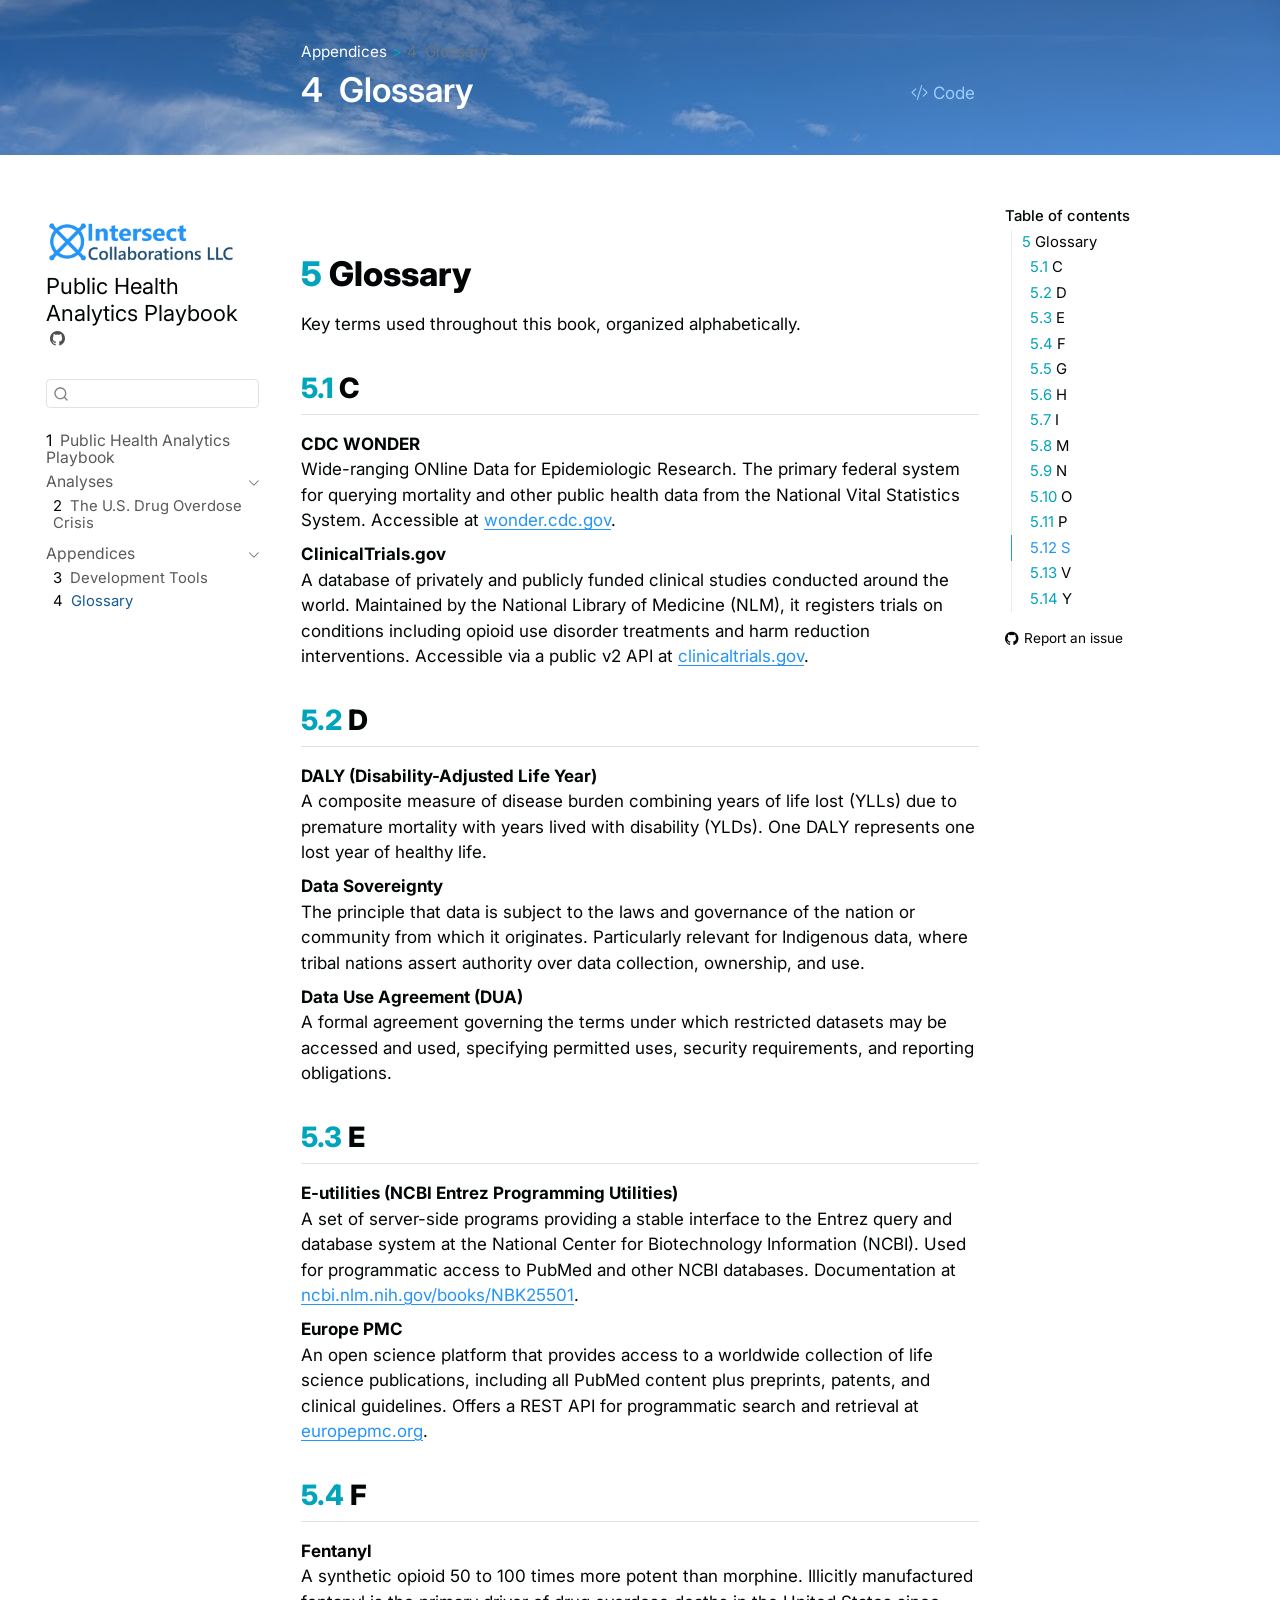
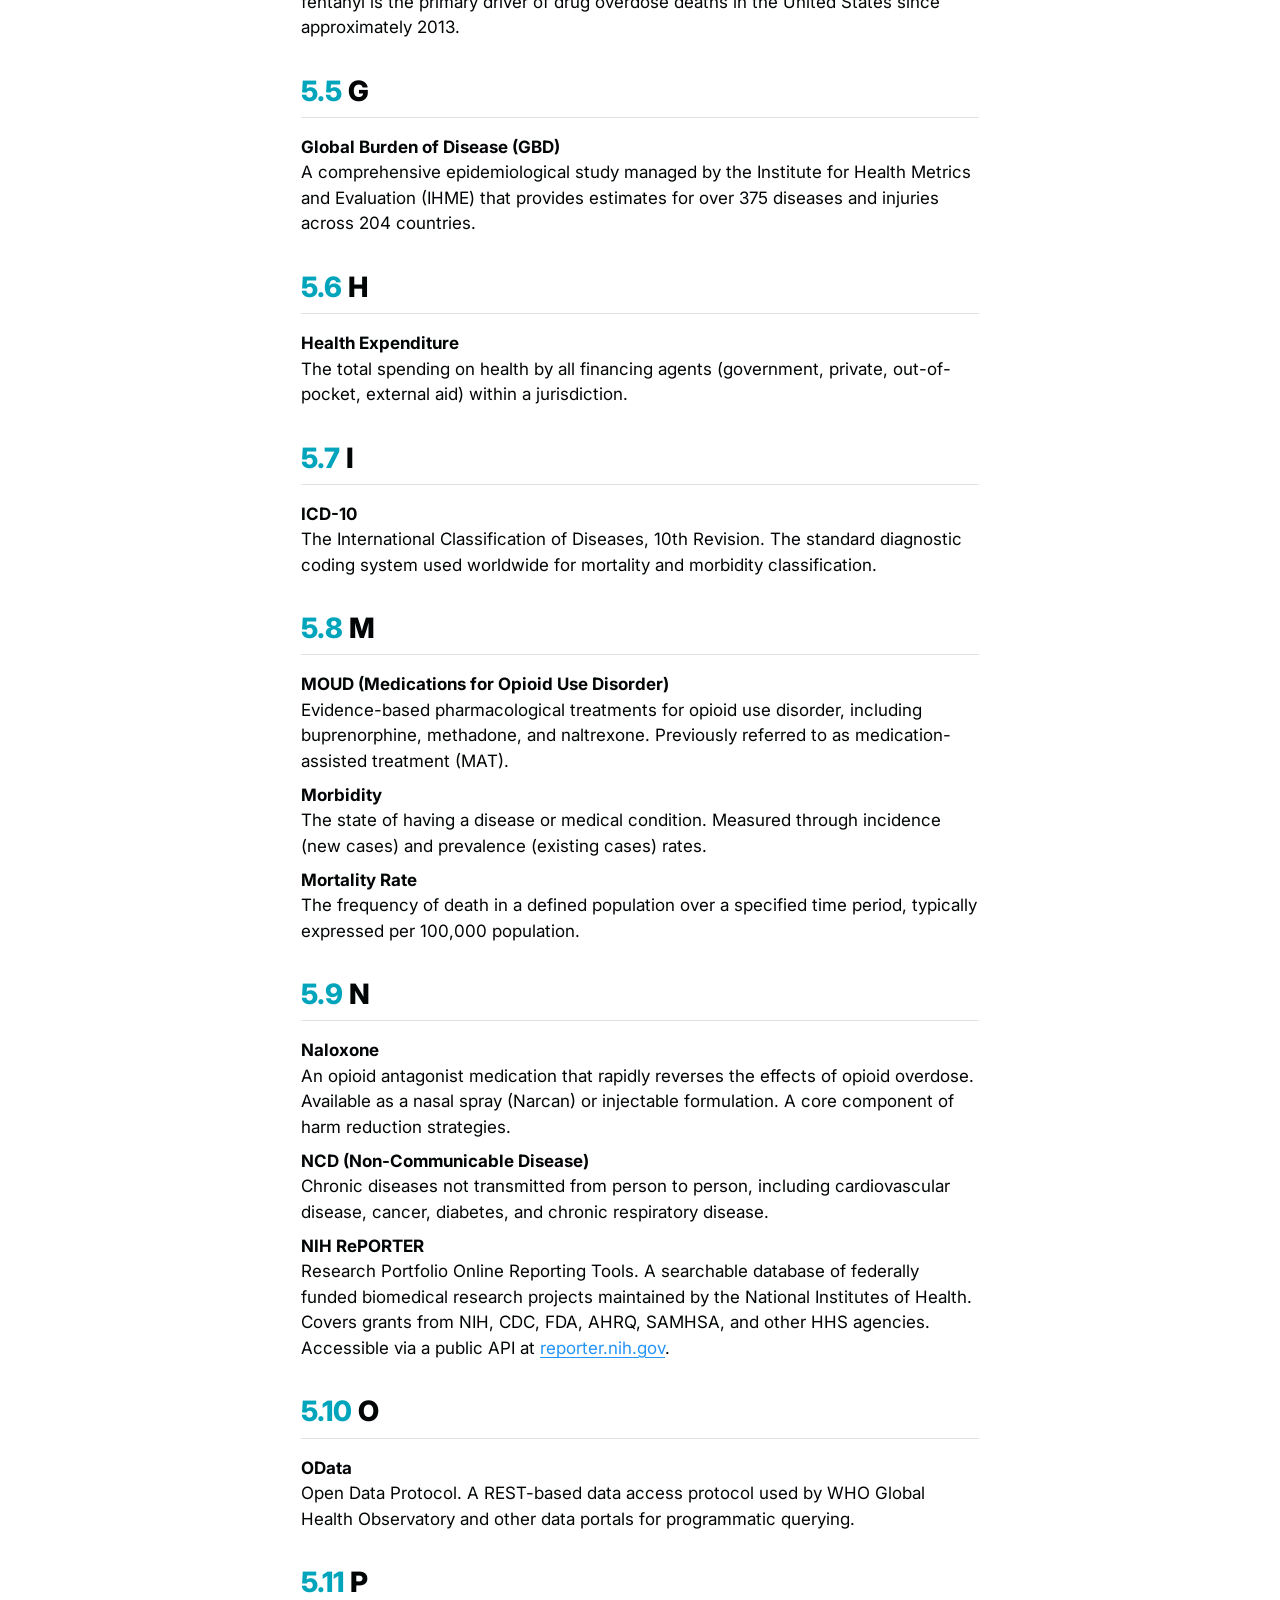
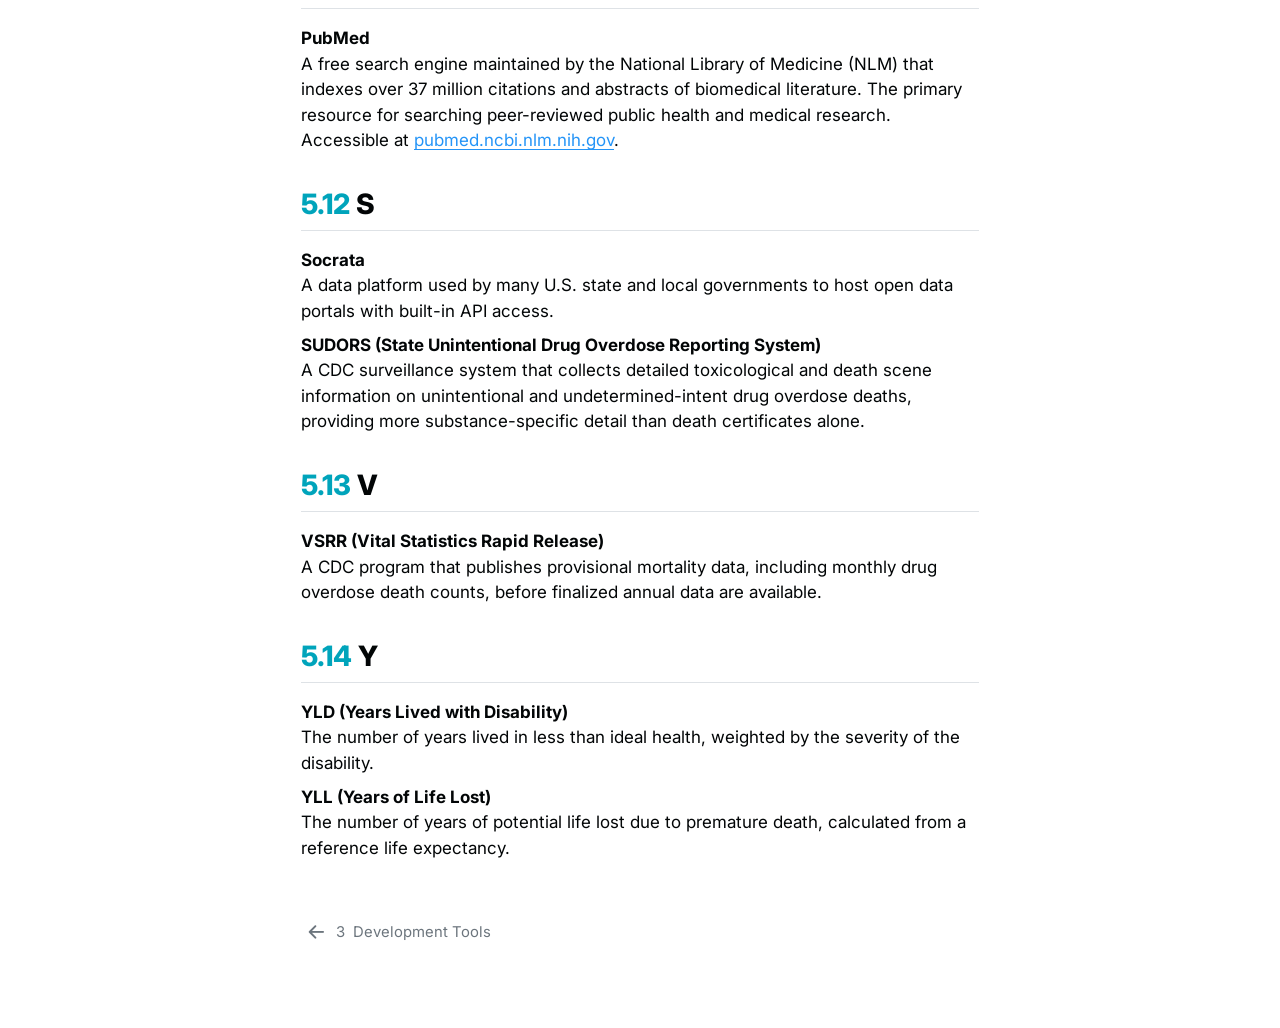
<file: chapters/C-glossary.html>
<!DOCTYPE html>
<html xmlns="http://www.w3.org/1999/xhtml" lang="en" xml:lang="en"><head>

<meta charset="utf-8">
<meta name="generator" content="quarto-1.8.27">

<meta name="viewport" content="width=device-width, initial-scale=1.0, user-scalable=yes">


<title>4&nbsp; Glossary – Public Health Analytics Playbook</title>
<style>
code{white-space: pre-wrap;}
span.smallcaps{font-variant: small-caps;}
div.columns{display: flex; gap: min(4vw, 1.5em);}
div.column{flex: auto; overflow-x: auto;}
div.hanging-indent{margin-left: 1.5em; text-indent: -1.5em;}
ul.task-list{list-style: none;}
ul.task-list li input[type="checkbox"] {
  width: 0.8em;
  margin: 0 0.8em 0.2em -1em; /* quarto-specific, see https://github.com/quarto-dev/quarto-cli/issues/4556 */ 
  vertical-align: middle;
}
/* CSS for syntax highlighting */
html { -webkit-text-size-adjust: 100%; }
pre > code.sourceCode { white-space: pre; position: relative; }
pre > code.sourceCode > span { display: inline-block; line-height: 1.25; }
pre > code.sourceCode > span:empty { height: 1.2em; }
.sourceCode { overflow: visible; }
code.sourceCode > span { color: inherit; text-decoration: inherit; }
div.sourceCode { margin: 1em 0; }
pre.sourceCode { margin: 0; }
@media screen {
div.sourceCode { overflow: auto; }
}
@media print {
pre > code.sourceCode { white-space: pre-wrap; }
pre > code.sourceCode > span { text-indent: -5em; padding-left: 5em; }
}
pre.numberSource code
  { counter-reset: source-line 0; }
pre.numberSource code > span
  { position: relative; left: -4em; counter-increment: source-line; }
pre.numberSource code > span > a:first-child::before
  { content: counter(source-line);
    position: relative; left: -1em; text-align: right; vertical-align: baseline;
    border: none; display: inline-block;
    -webkit-touch-callout: none; -webkit-user-select: none;
    -khtml-user-select: none; -moz-user-select: none;
    -ms-user-select: none; user-select: none;
    padding: 0 4px; width: 4em;
  }
pre.numberSource { margin-left: 3em;  padding-left: 4px; }
div.sourceCode
  {   }
@media screen {
pre > code.sourceCode > span > a:first-child::before { text-decoration: underline; }
}
</style>


<script src="../site_libs/quarto-nav/quarto-nav.js"></script>
<script src="../site_libs/quarto-nav/headroom.min.js"></script>
<script src="../site_libs/clipboard/clipboard.min.js"></script>
<script src="../site_libs/quarto-search/autocomplete.umd.js"></script>
<script src="../site_libs/quarto-search/fuse.min.js"></script>
<script src="../site_libs/quarto-search/quarto-search.js"></script>
<meta name="quarto:offset" content="../">
<link href="../chapters/B-development-tools.html" rel="prev">
<link href="../assets/branding/icons/intesect icon v1.png" rel="icon" type="image/png">
<script src="../site_libs/quarto-html/quarto.js" type="module"></script>
<script src="../site_libs/quarto-html/tabsets/tabsets.js" type="module"></script>
<script src="../site_libs/quarto-html/axe/axe-check.js" type="module"></script>
<script src="../site_libs/quarto-html/popper.min.js"></script>
<script src="../site_libs/quarto-html/tippy.umd.min.js"></script>
<script src="../site_libs/quarto-html/anchor.min.js"></script>
<link href="../site_libs/quarto-html/tippy.css" rel="stylesheet">
<link href="../site_libs/quarto-html/quarto-syntax-highlighting-8caf6eaa0938078aad3b4e3e78d03e50.css" rel="stylesheet" class="quarto-color-scheme" id="quarto-text-highlighting-styles">
<link href="../site_libs/quarto-html/quarto-syntax-highlighting-dark-391dc9eaa9d5ee7385b50e8209b8eefe.css" rel="stylesheet" class="quarto-color-scheme quarto-color-alternate" id="quarto-text-highlighting-styles">
<link href="../site_libs/quarto-html/quarto-syntax-highlighting-8caf6eaa0938078aad3b4e3e78d03e50.css" rel="stylesheet" class="quarto-color-scheme-extra" id="quarto-text-highlighting-styles">
<script src="../site_libs/bootstrap/bootstrap.min.js"></script>
<link href="../site_libs/bootstrap/bootstrap-icons.css" rel="stylesheet">
<link href="../site_libs/bootstrap/bootstrap-a069b89158831210e21122a172c8fec8.min.css" rel="stylesheet" append-hash="true" class="quarto-color-scheme" id="quarto-bootstrap" data-mode="light">
<link href="../site_libs/bootstrap/bootstrap-dark-a5cf9c2aa58df7899dc490a3b5d92188.min.css" rel="stylesheet" append-hash="true" class="quarto-color-scheme quarto-color-alternate" id="quarto-bootstrap" data-mode="light">
<link href="../site_libs/bootstrap/bootstrap-a069b89158831210e21122a172c8fec8.min.css" rel="stylesheet" append-hash="true" class="quarto-color-scheme-extra" id="quarto-bootstrap" data-mode="light">
<script id="quarto-search-options" type="application/json">{
  "location": "sidebar",
  "copy-button": false,
  "collapse-after": 3,
  "panel-placement": "start",
  "type": "textbox",
  "limit": 50,
  "keyboard-shortcut": [
    "f",
    "/",
    "s"
  ],
  "show-item-context": false,
  "language": {
    "search-no-results-text": "No results",
    "search-matching-documents-text": "matching documents",
    "search-copy-link-title": "Copy link to search",
    "search-hide-matches-text": "Hide additional matches",
    "search-more-match-text": "more match in this document",
    "search-more-matches-text": "more matches in this document",
    "search-clear-button-title": "Clear",
    "search-text-placeholder": "",
    "search-detached-cancel-button-title": "Cancel",
    "search-submit-button-title": "Submit",
    "search-label": "Search"
  }
}</script>
<style>

      .quarto-title-block .quarto-title-banner {
        background-image: url(../assets/branding/images/cover-image.jpg);
background-size: cover;
      }
</style>


</head>

<body class="nav-sidebar floating quarto-light">

<div id="quarto-search-results"></div>
  <header id="quarto-header" class="headroom fixed-top quarto-banner">
  <nav class="quarto-secondary-nav">
    <div class="container-fluid d-flex">
      <button type="button" class="quarto-btn-toggle btn" data-bs-toggle="collapse" role="button" data-bs-target=".quarto-sidebar-collapse-item" aria-controls="quarto-sidebar" aria-expanded="false" aria-label="Toggle sidebar navigation" onclick="if (window.quartoToggleHeadroom) { window.quartoToggleHeadroom(); }">
        <i class="bi bi-layout-text-sidebar-reverse"></i>
      </button>
        <nav class="quarto-page-breadcrumbs" aria-label="breadcrumb"><ol class="breadcrumb"><li class="breadcrumb-item"><a href="../chapters/B-development-tools.html">Appendices</a></li><li class="breadcrumb-item"><a href="../chapters/C-glossary.html"><span class="chapter-number">4</span>&nbsp; <span class="chapter-title">Glossary</span></a></li></ol></nav>
        <a class="flex-grow-1" role="navigation" data-bs-toggle="collapse" data-bs-target=".quarto-sidebar-collapse-item" aria-controls="quarto-sidebar" aria-expanded="false" aria-label="Toggle sidebar navigation" onclick="if (window.quartoToggleHeadroom) { window.quartoToggleHeadroom(); }">      
        </a>
      <button type="button" class="btn quarto-search-button" aria-label="Search" onclick="window.quartoOpenSearch();">
        <i class="bi bi-search"></i>
      </button>
    </div>
  </nav>
</header>
<!-- content -->
<header id="title-block-header" class="quarto-title-block default page-columns page-full">
  <div class="quarto-title-banner page-columns page-full">
    <div class="quarto-title column-body"><nav class="quarto-page-breadcrumbs quarto-title-breadcrumbs d-none d-lg-block" aria-label="breadcrumb"><ol class="breadcrumb"><li class="breadcrumb-item"><a href="../chapters/B-development-tools.html">Appendices</a></li><li class="breadcrumb-item"><a href="../chapters/C-glossary.html"><span class="chapter-number">4</span>&nbsp; <span class="chapter-title">Glossary</span></a></li></ol></nav>
      <div class="quarto-title-block"><div><h1 class="title"><span class="chapter-number">4</span>&nbsp; <span class="chapter-title">Glossary</span></h1><button type="button" class="btn code-tools-button" id="quarto-code-tools-source"><i class="bi"></i> Code</button></div></div>
                      </div>
  </div>
    
  
  <div class="quarto-title-meta">

      
    
      
    </div>
    
  
  </header><div id="quarto-content" class="quarto-container page-columns page-rows-contents page-layout-article">
<!-- sidebar -->
  <nav id="quarto-sidebar" class="sidebar collapse collapse-horizontal quarto-sidebar-collapse-item sidebar-navigation floating overflow-auto">
    <div class="pt-lg-2 mt-2 text-left sidebar-header sidebar-header-stacked">
      <a href="../index.html" class="sidebar-logo-link">
      <img src="../assets\branding\logos\intesect_logo_v1.png" alt="" class="sidebar-logo light-content py-0 d-lg-inline d-none">
      <img src="../assets\branding\logos\intesect_logo_v1.png" alt="" class="sidebar-logo dark-content py-0 d-lg-inline d-none">
      </a>
    <div class="sidebar-title mb-0 py-0">
      <a href="../">Public Health Analytics Playbook</a> 
        <div class="sidebar-tools-main">
    <a href="https://github.com/andre-inter-collab-llc/Public_Health_Analytics_Playbook" title="Source Code" class="quarto-navigation-tool px-1" aria-label="Source Code"><i class="bi bi-github"></i></a>
</div>
    </div>
      </div>
        <div class="mt-2 flex-shrink-0 align-items-center">
        <div class="sidebar-search">
        <div id="quarto-search" class="" title="Search"></div>
        </div>
        </div>
    <div class="sidebar-menu-container"> 
    <ul class="list-unstyled mt-1">
        <li class="sidebar-item">
  <div class="sidebar-item-container"> 
  <a href="../index.html" class="sidebar-item-text sidebar-link">
 <span class="menu-text"><span class="chapter-number">1</span>&nbsp; <span class="chapter-title">Public Health Analytics Playbook</span></span></a>
  </div>
</li>
        <li class="sidebar-item sidebar-item-section">
      <div class="sidebar-item-container"> 
            <a class="sidebar-item-text sidebar-link text-start" data-bs-toggle="collapse" data-bs-target="#quarto-sidebar-section-1" role="navigation" aria-expanded="true">
 <span class="menu-text">Analyses</span></a>
          <a class="sidebar-item-toggle text-start" data-bs-toggle="collapse" data-bs-target="#quarto-sidebar-section-1" role="navigation" aria-expanded="true" aria-label="Toggle section">
            <i class="bi bi-chevron-right ms-2"></i>
          </a> 
      </div>
      <ul id="quarto-sidebar-section-1" class="collapse list-unstyled sidebar-section depth1 show">  
          <li class="sidebar-item">
  <div class="sidebar-item-container"> 
  <a href="../chapters/01-drug-overdose-crisis.html" class="sidebar-item-text sidebar-link">
 <span class="menu-text"><span class="chapter-number">2</span>&nbsp; <span class="chapter-title">The U.S. Drug Overdose Crisis</span></span></a>
  </div>
</li>
      </ul>
  </li>
        <li class="sidebar-item sidebar-item-section">
      <div class="sidebar-item-container"> 
            <a class="sidebar-item-text sidebar-link text-start" data-bs-toggle="collapse" data-bs-target="#quarto-sidebar-section-2" role="navigation" aria-expanded="true">
 <span class="menu-text">Appendices</span></a>
          <a class="sidebar-item-toggle text-start" data-bs-toggle="collapse" data-bs-target="#quarto-sidebar-section-2" role="navigation" aria-expanded="true" aria-label="Toggle section">
            <i class="bi bi-chevron-right ms-2"></i>
          </a> 
      </div>
      <ul id="quarto-sidebar-section-2" class="collapse list-unstyled sidebar-section depth1 show">  
          <li class="sidebar-item">
  <div class="sidebar-item-container"> 
  <a href="../chapters/B-development-tools.html" class="sidebar-item-text sidebar-link">
 <span class="menu-text"><span class="chapter-number">3</span>&nbsp; <span class="chapter-title">Development Tools</span></span></a>
  </div>
</li>
          <li class="sidebar-item">
  <div class="sidebar-item-container"> 
  <a href="../chapters/C-glossary.html" class="sidebar-item-text sidebar-link active">
 <span class="menu-text"><span class="chapter-number">4</span>&nbsp; <span class="chapter-title">Glossary</span></span></a>
  </div>
</li>
      </ul>
  </li>
    </ul>
    </div>
</nav>
<div id="quarto-sidebar-glass" class="quarto-sidebar-collapse-item" data-bs-toggle="collapse" data-bs-target=".quarto-sidebar-collapse-item"></div>
<!-- margin-sidebar -->
    <div id="quarto-margin-sidebar" class="sidebar margin-sidebar">
        <nav id="TOC" role="doc-toc" class="toc-active">
    <h2 id="toc-title">Table of contents</h2>
   
  <ul>
  <li><a href="#glossary" id="toc-glossary" class="nav-link active" data-scroll-target="#glossary"><span class="header-section-number">5</span> Glossary</a>
  <ul>
  <li><a href="#c" id="toc-c" class="nav-link" data-scroll-target="#c"><span class="header-section-number">5.1</span> C</a></li>
  <li><a href="#d" id="toc-d" class="nav-link" data-scroll-target="#d"><span class="header-section-number">5.2</span> D</a></li>
  <li><a href="#e" id="toc-e" class="nav-link" data-scroll-target="#e"><span class="header-section-number">5.3</span> E</a></li>
  <li><a href="#f" id="toc-f" class="nav-link" data-scroll-target="#f"><span class="header-section-number">5.4</span> F</a></li>
  <li><a href="#g" id="toc-g" class="nav-link" data-scroll-target="#g"><span class="header-section-number">5.5</span> G</a></li>
  <li><a href="#h" id="toc-h" class="nav-link" data-scroll-target="#h"><span class="header-section-number">5.6</span> H</a></li>
  <li><a href="#i" id="toc-i" class="nav-link" data-scroll-target="#i"><span class="header-section-number">5.7</span> I</a></li>
  <li><a href="#m" id="toc-m" class="nav-link" data-scroll-target="#m"><span class="header-section-number">5.8</span> M</a></li>
  <li><a href="#n" id="toc-n" class="nav-link" data-scroll-target="#n"><span class="header-section-number">5.9</span> N</a></li>
  <li><a href="#o" id="toc-o" class="nav-link" data-scroll-target="#o"><span class="header-section-number">5.10</span> O</a></li>
  <li><a href="#p" id="toc-p" class="nav-link" data-scroll-target="#p"><span class="header-section-number">5.11</span> P</a></li>
  <li><a href="#s" id="toc-s" class="nav-link" data-scroll-target="#s"><span class="header-section-number">5.12</span> S</a></li>
  <li><a href="#v" id="toc-v" class="nav-link" data-scroll-target="#v"><span class="header-section-number">5.13</span> V</a></li>
  <li><a href="#y" id="toc-y" class="nav-link" data-scroll-target="#y"><span class="header-section-number">5.14</span> Y</a></li>
  </ul></li>
  </ul>
<div class="toc-actions"><ul><li><a href="https://github.com/andre-inter-collab-llc/Public_Health_Analytics_Playbook/issues/new" class="toc-action"><i class="bi bi-github"></i>Report an issue</a></li></ul></div></nav>
    </div>
<!-- main -->
<main class="content quarto-banner-title-block" id="quarto-document-content">





<section id="glossary" class="level1" data-number="5">
<h1 data-number="5"><span class="header-section-number">5</span> Glossary</h1>
<p>Key terms used throughout this book, organized alphabetically.</p>
<section id="c" class="level2" data-number="5.1">
<h2 data-number="5.1" class="anchored" data-anchor-id="c"><span class="header-section-number">5.1</span> C</h2>
<dl>
<dt>CDC WONDER</dt>
<dd>
Wide-ranging ONline Data for Epidemiologic Research. The primary federal system for querying mortality and other public health data from the National Vital Statistics System. Accessible at <a href="https://wonder.cdc.gov/">wonder.cdc.gov</a>.
</dd>
<dt>ClinicalTrials.gov</dt>
<dd>
A database of privately and publicly funded clinical studies conducted around the world. Maintained by the National Library of Medicine (NLM), it registers trials on conditions including opioid use disorder treatments and harm reduction interventions. Accessible via a public v2 API at <a href="https://clinicaltrials.gov/">clinicaltrials.gov</a>.
</dd>
</dl>
</section>
<section id="d" class="level2" data-number="5.2">
<h2 data-number="5.2" class="anchored" data-anchor-id="d"><span class="header-section-number">5.2</span> D</h2>
<dl>
<dt>DALY (Disability-Adjusted Life Year)</dt>
<dd>
A composite measure of disease burden combining years of life lost (YLLs) due to premature mortality with years lived with disability (YLDs). One DALY represents one lost year of healthy life.
</dd>
<dt>Data Sovereignty</dt>
<dd>
The principle that data is subject to the laws and governance of the nation or community from which it originates. Particularly relevant for Indigenous data, where tribal nations assert authority over data collection, ownership, and use.
</dd>
<dt>Data Use Agreement (DUA)</dt>
<dd>
A formal agreement governing the terms under which restricted datasets may be accessed and used, specifying permitted uses, security requirements, and reporting obligations.
</dd>
</dl>
</section>
<section id="e" class="level2" data-number="5.3">
<h2 data-number="5.3" class="anchored" data-anchor-id="e"><span class="header-section-number">5.3</span> E</h2>
<dl>
<dt>E-utilities (NCBI Entrez Programming Utilities)</dt>
<dd>
A set of server-side programs providing a stable interface to the Entrez query and database system at the National Center for Biotechnology Information (NCBI). Used for programmatic access to PubMed and other NCBI databases. Documentation at <a href="https://www.ncbi.nlm.nih.gov/books/NBK25501/">ncbi.nlm.nih.gov/books/NBK25501</a>.
</dd>
<dt>Europe PMC</dt>
<dd>
An open science platform that provides access to a worldwide collection of life science publications, including all PubMed content plus preprints, patents, and clinical guidelines. Offers a REST API for programmatic search and retrieval at <a href="https://europepmc.org/">europepmc.org</a>.
</dd>
</dl>
</section>
<section id="f" class="level2" data-number="5.4">
<h2 data-number="5.4" class="anchored" data-anchor-id="f"><span class="header-section-number">5.4</span> F</h2>
<dl>
<dt>Fentanyl</dt>
<dd>
A synthetic opioid 50 to 100 times more potent than morphine. Illicitly manufactured fentanyl is the primary driver of drug overdose deaths in the United States since approximately 2013.
</dd>
</dl>
</section>
<section id="g" class="level2" data-number="5.5">
<h2 data-number="5.5" class="anchored" data-anchor-id="g"><span class="header-section-number">5.5</span> G</h2>
<dl>
<dt>Global Burden of Disease (GBD)</dt>
<dd>
A comprehensive epidemiological study managed by the Institute for Health Metrics and Evaluation (IHME) that provides estimates for over 375 diseases and injuries across 204 countries.
</dd>
</dl>
</section>
<section id="h" class="level2" data-number="5.6">
<h2 data-number="5.6" class="anchored" data-anchor-id="h"><span class="header-section-number">5.6</span> H</h2>
<dl>
<dt>Health Expenditure</dt>
<dd>
The total spending on health by all financing agents (government, private, out-of-pocket, external aid) within a jurisdiction.
</dd>
</dl>
</section>
<section id="i" class="level2" data-number="5.7">
<h2 data-number="5.7" class="anchored" data-anchor-id="i"><span class="header-section-number">5.7</span> I</h2>
<dl>
<dt>ICD-10</dt>
<dd>
The International Classification of Diseases, 10th Revision. The standard diagnostic coding system used worldwide for mortality and morbidity classification.
</dd>
</dl>
</section>
<section id="m" class="level2" data-number="5.8">
<h2 data-number="5.8" class="anchored" data-anchor-id="m"><span class="header-section-number">5.8</span> M</h2>
<dl>
<dt>MOUD (Medications for Opioid Use Disorder)</dt>
<dd>
Evidence-based pharmacological treatments for opioid use disorder, including buprenorphine, methadone, and naltrexone. Previously referred to as medication-assisted treatment (MAT).
</dd>
<dt>Morbidity</dt>
<dd>
The state of having a disease or medical condition. Measured through incidence (new cases) and prevalence (existing cases) rates.
</dd>
<dt>Mortality Rate</dt>
<dd>
The frequency of death in a defined population over a specified time period, typically expressed per 100,000 population.
</dd>
</dl>
</section>
<section id="n" class="level2" data-number="5.9">
<h2 data-number="5.9" class="anchored" data-anchor-id="n"><span class="header-section-number">5.9</span> N</h2>
<dl>
<dt>Naloxone</dt>
<dd>
An opioid antagonist medication that rapidly reverses the effects of opioid overdose. Available as a nasal spray (Narcan) or injectable formulation. A core component of harm reduction strategies.
</dd>
<dt>NCD (Non-Communicable Disease)</dt>
<dd>
Chronic diseases not transmitted from person to person, including cardiovascular disease, cancer, diabetes, and chronic respiratory disease.
</dd>
<dt>NIH RePORTER</dt>
<dd>
Research Portfolio Online Reporting Tools. A searchable database of federally funded biomedical research projects maintained by the National Institutes of Health. Covers grants from NIH, CDC, FDA, AHRQ, SAMHSA, and other HHS agencies. Accessible via a public API at <a href="https://reporter.nih.gov/">reporter.nih.gov</a>.
</dd>
</dl>
</section>
<section id="o" class="level2" data-number="5.10">
<h2 data-number="5.10" class="anchored" data-anchor-id="o"><span class="header-section-number">5.10</span> O</h2>
<dl>
<dt>OData</dt>
<dd>
Open Data Protocol. A REST-based data access protocol used by WHO Global Health Observatory and other data portals for programmatic querying.
</dd>
</dl>
</section>
<section id="p" class="level2" data-number="5.11">
<h2 data-number="5.11" class="anchored" data-anchor-id="p"><span class="header-section-number">5.11</span> P</h2>
<dl>
<dt>PubMed</dt>
<dd>
A free search engine maintained by the National Library of Medicine (NLM) that indexes over 37 million citations and abstracts of biomedical literature. The primary resource for searching peer-reviewed public health and medical research. Accessible at <a href="https://pubmed.ncbi.nlm.nih.gov/">pubmed.ncbi.nlm.nih.gov</a>.
</dd>
</dl>
</section>
<section id="s" class="level2" data-number="5.12">
<h2 data-number="5.12" class="anchored" data-anchor-id="s"><span class="header-section-number">5.12</span> S</h2>
<dl>
<dt>Socrata</dt>
<dd>
A data platform used by many U.S. state and local governments to host open data portals with built-in API access.
</dd>
<dt>SUDORS (State Unintentional Drug Overdose Reporting System)</dt>
<dd>
A CDC surveillance system that collects detailed toxicological and death scene information on unintentional and undetermined-intent drug overdose deaths, providing more substance-specific detail than death certificates alone.
</dd>
</dl>
</section>
<section id="v" class="level2" data-number="5.13">
<h2 data-number="5.13" class="anchored" data-anchor-id="v"><span class="header-section-number">5.13</span> V</h2>
<dl>
<dt>VSRR (Vital Statistics Rapid Release)</dt>
<dd>
A CDC program that publishes provisional mortality data, including monthly drug overdose death counts, before finalized annual data are available.
</dd>
</dl>
</section>
<section id="y" class="level2" data-number="5.14">
<h2 data-number="5.14" class="anchored" data-anchor-id="y"><span class="header-section-number">5.14</span> Y</h2>
<dl>
<dt>YLD (Years Lived with Disability)</dt>
<dd>
The number of years lived in less than ideal health, weighted by the severity of the disability.
</dd>
<dt>YLL (Years of Life Lost)</dt>
<dd>
The number of years of potential life lost due to premature death, calculated from a reference life expectancy.
</dd>
</dl>


<!-- -->

</section>
</section>

</main> <!-- /main -->
<script id="quarto-html-after-body" type="application/javascript">
  window.document.addEventListener("DOMContentLoaded", function (event) {
    const icon = "";
    const anchorJS = new window.AnchorJS();
    anchorJS.options = {
      placement: 'right',
      icon: icon
    };
    anchorJS.add('.anchored');
    const isCodeAnnotation = (el) => {
      for (const clz of el.classList) {
        if (clz.startsWith('code-annotation-')) {                     
          return true;
        }
      }
      return false;
    }
    const onCopySuccess = function(e) {
      // button target
      const button = e.trigger;
      // don't keep focus
      button.blur();
      // flash "checked"
      button.classList.add('code-copy-button-checked');
      var currentTitle = button.getAttribute("title");
      button.setAttribute("title", "Copied!");
      let tooltip;
      if (window.bootstrap) {
        button.setAttribute("data-bs-toggle", "tooltip");
        button.setAttribute("data-bs-placement", "left");
        button.setAttribute("data-bs-title", "Copied!");
        tooltip = new bootstrap.Tooltip(button, 
          { trigger: "manual", 
            customClass: "code-copy-button-tooltip",
            offset: [0, -8]});
        tooltip.show();    
      }
      setTimeout(function() {
        if (tooltip) {
          tooltip.hide();
          button.removeAttribute("data-bs-title");
          button.removeAttribute("data-bs-toggle");
          button.removeAttribute("data-bs-placement");
        }
        button.setAttribute("title", currentTitle);
        button.classList.remove('code-copy-button-checked');
      }, 1000);
      // clear code selection
      e.clearSelection();
    }
    const getTextToCopy = function(trigger) {
      const outerScaffold = trigger.parentElement.cloneNode(true);
      const codeEl = outerScaffold.querySelector('code');
      for (const childEl of codeEl.children) {
        if (isCodeAnnotation(childEl)) {
          childEl.remove();
        }
      }
      return codeEl.innerText;
    }
    const clipboard = new window.ClipboardJS('.code-copy-button:not([data-in-quarto-modal])', {
      text: getTextToCopy
    });
    clipboard.on('success', onCopySuccess);
    if (window.document.getElementById('quarto-embedded-source-code-modal')) {
      const clipboardModal = new window.ClipboardJS('.code-copy-button[data-in-quarto-modal]', {
        text: getTextToCopy,
        container: window.document.getElementById('quarto-embedded-source-code-modal')
      });
      clipboardModal.on('success', onCopySuccess);
    }
    const viewSource = window.document.getElementById('quarto-view-source') ||
                       window.document.getElementById('quarto-code-tools-source');
    if (viewSource) {
      const sourceUrl = viewSource.getAttribute("data-quarto-source-url");
      viewSource.addEventListener("click", function(e) {
        if (sourceUrl) {
          // rstudio viewer pane
          if (/\bcapabilities=\b/.test(window.location)) {
            window.open(sourceUrl);
          } else {
            window.location.href = sourceUrl;
          }
        } else {
          const modal = new bootstrap.Modal(document.getElementById('quarto-embedded-source-code-modal'));
          modal.show();
        }
        return false;
      });
    }
    function toggleCodeHandler(show) {
      return function(e) {
        const detailsSrc = window.document.querySelectorAll(".cell > details > .sourceCode");
        for (let i=0; i<detailsSrc.length; i++) {
          const details = detailsSrc[i].parentElement;
          if (show) {
            details.open = true;
          } else {
            details.removeAttribute("open");
          }
        }
        const cellCodeDivs = window.document.querySelectorAll(".cell > .sourceCode");
        const fromCls = show ? "hidden" : "unhidden";
        const toCls = show ? "unhidden" : "hidden";
        for (let i=0; i<cellCodeDivs.length; i++) {
          const codeDiv = cellCodeDivs[i];
          if (codeDiv.classList.contains(fromCls)) {
            codeDiv.classList.remove(fromCls);
            codeDiv.classList.add(toCls);
          } 
        }
        return false;
      }
    }
    const hideAllCode = window.document.getElementById("quarto-hide-all-code");
    if (hideAllCode) {
      hideAllCode.addEventListener("click", toggleCodeHandler(false));
    }
    const showAllCode = window.document.getElementById("quarto-show-all-code");
    if (showAllCode) {
      showAllCode.addEventListener("click", toggleCodeHandler(true));
    }
      var localhostRegex = new RegExp(/^(?:http|https):\/\/localhost\:?[0-9]*\//);
      var mailtoRegex = new RegExp(/^mailto:/);
        var filterRegex = new RegExp('/' + window.location.host + '/');
      var isInternal = (href) => {
          return filterRegex.test(href) || localhostRegex.test(href) || mailtoRegex.test(href);
      }
      // Inspect non-navigation links and adorn them if external
     var links = window.document.querySelectorAll('a[href]:not(.nav-link):not(.navbar-brand):not(.toc-action):not(.sidebar-link):not(.sidebar-item-toggle):not(.pagination-link):not(.no-external):not([aria-hidden]):not(.dropdown-item):not(.quarto-navigation-tool):not(.about-link)');
      for (var i=0; i<links.length; i++) {
        const link = links[i];
        if (!isInternal(link.href)) {
          // undo the damage that might have been done by quarto-nav.js in the case of
          // links that we want to consider external
          if (link.dataset.originalHref !== undefined) {
            link.href = link.dataset.originalHref;
          }
        }
      }
    function tippyHover(el, contentFn, onTriggerFn, onUntriggerFn) {
      const config = {
        allowHTML: true,
        maxWidth: 500,
        delay: 100,
        arrow: false,
        appendTo: function(el) {
            return el.parentElement;
        },
        interactive: true,
        interactiveBorder: 10,
        theme: 'quarto',
        placement: 'bottom-start',
      };
      if (contentFn) {
        config.content = contentFn;
      }
      if (onTriggerFn) {
        config.onTrigger = onTriggerFn;
      }
      if (onUntriggerFn) {
        config.onUntrigger = onUntriggerFn;
      }
      window.tippy(el, config); 
    }
    const noterefs = window.document.querySelectorAll('a[role="doc-noteref"]');
    for (var i=0; i<noterefs.length; i++) {
      const ref = noterefs[i];
      tippyHover(ref, function() {
        // use id or data attribute instead here
        let href = ref.getAttribute('data-footnote-href') || ref.getAttribute('href');
        try { href = new URL(href).hash; } catch {}
        const id = href.replace(/^#\/?/, "");
        const note = window.document.getElementById(id);
        if (note) {
          return note.innerHTML;
        } else {
          return "";
        }
      });
    }
    const xrefs = window.document.querySelectorAll('a.quarto-xref');
    const processXRef = (id, note) => {
      // Strip column container classes
      const stripColumnClz = (el) => {
        el.classList.remove("page-full", "page-columns");
        if (el.children) {
          for (const child of el.children) {
            stripColumnClz(child);
          }
        }
      }
      stripColumnClz(note)
      if (id === null || id.startsWith('sec-')) {
        // Special case sections, only their first couple elements
        const container = document.createElement("div");
        if (note.children && note.children.length > 2) {
          container.appendChild(note.children[0].cloneNode(true));
          for (let i = 1; i < note.children.length; i++) {
            const child = note.children[i];
            if (child.tagName === "P" && child.innerText === "") {
              continue;
            } else {
              container.appendChild(child.cloneNode(true));
              break;
            }
          }
          if (window.Quarto?.typesetMath) {
            window.Quarto.typesetMath(container);
          }
          return container.innerHTML
        } else {
          if (window.Quarto?.typesetMath) {
            window.Quarto.typesetMath(note);
          }
          return note.innerHTML;
        }
      } else {
        // Remove any anchor links if they are present
        const anchorLink = note.querySelector('a.anchorjs-link');
        if (anchorLink) {
          anchorLink.remove();
        }
        if (window.Quarto?.typesetMath) {
          window.Quarto.typesetMath(note);
        }
        if (note.classList.contains("callout")) {
          return note.outerHTML;
        } else {
          return note.innerHTML;
        }
      }
    }
    for (var i=0; i<xrefs.length; i++) {
      const xref = xrefs[i];
      tippyHover(xref, undefined, function(instance) {
        instance.disable();
        let url = xref.getAttribute('href');
        let hash = undefined; 
        if (url.startsWith('#')) {
          hash = url;
        } else {
          try { hash = new URL(url).hash; } catch {}
        }
        if (hash) {
          const id = hash.replace(/^#\/?/, "");
          const note = window.document.getElementById(id);
          if (note !== null) {
            try {
              const html = processXRef(id, note.cloneNode(true));
              instance.setContent(html);
            } finally {
              instance.enable();
              instance.show();
            }
          } else {
            // See if we can fetch this
            fetch(url.split('#')[0])
            .then(res => res.text())
            .then(html => {
              const parser = new DOMParser();
              const htmlDoc = parser.parseFromString(html, "text/html");
              const note = htmlDoc.getElementById(id);
              if (note !== null) {
                const html = processXRef(id, note);
                instance.setContent(html);
              } 
            }).finally(() => {
              instance.enable();
              instance.show();
            });
          }
        } else {
          // See if we can fetch a full url (with no hash to target)
          // This is a special case and we should probably do some content thinning / targeting
          fetch(url)
          .then(res => res.text())
          .then(html => {
            const parser = new DOMParser();
            const htmlDoc = parser.parseFromString(html, "text/html");
            const note = htmlDoc.querySelector('main.content');
            if (note !== null) {
              // This should only happen for chapter cross references
              // (since there is no id in the URL)
              // remove the first header
              if (note.children.length > 0 && note.children[0].tagName === "HEADER") {
                note.children[0].remove();
              }
              const html = processXRef(null, note);
              instance.setContent(html);
            } 
          }).finally(() => {
            instance.enable();
            instance.show();
          });
        }
      }, function(instance) {
      });
    }
        let selectedAnnoteEl;
        const selectorForAnnotation = ( cell, annotation) => {
          let cellAttr = 'data-code-cell="' + cell + '"';
          let lineAttr = 'data-code-annotation="' +  annotation + '"';
          const selector = 'span[' + cellAttr + '][' + lineAttr + ']';
          return selector;
        }
        const selectCodeLines = (annoteEl) => {
          const doc = window.document;
          const targetCell = annoteEl.getAttribute("data-target-cell");
          const targetAnnotation = annoteEl.getAttribute("data-target-annotation");
          const annoteSpan = window.document.querySelector(selectorForAnnotation(targetCell, targetAnnotation));
          const lines = annoteSpan.getAttribute("data-code-lines").split(",");
          const lineIds = lines.map((line) => {
            return targetCell + "-" + line;
          })
          let top = null;
          let height = null;
          let parent = null;
          if (lineIds.length > 0) {
              //compute the position of the single el (top and bottom and make a div)
              const el = window.document.getElementById(lineIds[0]);
              top = el.offsetTop;
              height = el.offsetHeight;
              parent = el.parentElement.parentElement;
            if (lineIds.length > 1) {
              const lastEl = window.document.getElementById(lineIds[lineIds.length - 1]);
              const bottom = lastEl.offsetTop + lastEl.offsetHeight;
              height = bottom - top;
            }
            if (top !== null && height !== null && parent !== null) {
              // cook up a div (if necessary) and position it 
              let div = window.document.getElementById("code-annotation-line-highlight");
              if (div === null) {
                div = window.document.createElement("div");
                div.setAttribute("id", "code-annotation-line-highlight");
                div.style.position = 'absolute';
                parent.appendChild(div);
              }
              div.style.top = top - 2 + "px";
              div.style.height = height + 4 + "px";
              div.style.left = 0;
              let gutterDiv = window.document.getElementById("code-annotation-line-highlight-gutter");
              if (gutterDiv === null) {
                gutterDiv = window.document.createElement("div");
                gutterDiv.setAttribute("id", "code-annotation-line-highlight-gutter");
                gutterDiv.style.position = 'absolute';
                const codeCell = window.document.getElementById(targetCell);
                const gutter = codeCell.querySelector('.code-annotation-gutter');
                gutter.appendChild(gutterDiv);
              }
              gutterDiv.style.top = top - 2 + "px";
              gutterDiv.style.height = height + 4 + "px";
            }
            selectedAnnoteEl = annoteEl;
          }
        };
        const unselectCodeLines = () => {
          const elementsIds = ["code-annotation-line-highlight", "code-annotation-line-highlight-gutter"];
          elementsIds.forEach((elId) => {
            const div = window.document.getElementById(elId);
            if (div) {
              div.remove();
            }
          });
          selectedAnnoteEl = undefined;
        };
          // Handle positioning of the toggle
      window.addEventListener(
        "resize",
        throttle(() => {
          elRect = undefined;
          if (selectedAnnoteEl) {
            selectCodeLines(selectedAnnoteEl);
          }
        }, 10)
      );
      function throttle(fn, ms) {
      let throttle = false;
      let timer;
        return (...args) => {
          if(!throttle) { // first call gets through
              fn.apply(this, args);
              throttle = true;
          } else { // all the others get throttled
              if(timer) clearTimeout(timer); // cancel #2
              timer = setTimeout(() => {
                fn.apply(this, args);
                timer = throttle = false;
              }, ms);
          }
        };
      }
        // Attach click handler to the DT
        const annoteDls = window.document.querySelectorAll('dt[data-target-cell]');
        for (const annoteDlNode of annoteDls) {
          annoteDlNode.addEventListener('click', (event) => {
            const clickedEl = event.target;
            if (clickedEl !== selectedAnnoteEl) {
              unselectCodeLines();
              const activeEl = window.document.querySelector('dt[data-target-cell].code-annotation-active');
              if (activeEl) {
                activeEl.classList.remove('code-annotation-active');
              }
              selectCodeLines(clickedEl);
              clickedEl.classList.add('code-annotation-active');
            } else {
              // Unselect the line
              unselectCodeLines();
              clickedEl.classList.remove('code-annotation-active');
            }
          });
        }
    const findCites = (el) => {
      const parentEl = el.parentElement;
      if (parentEl) {
        const cites = parentEl.dataset.cites;
        if (cites) {
          return {
            el,
            cites: cites.split(' ')
          };
        } else {
          return findCites(el.parentElement)
        }
      } else {
        return undefined;
      }
    };
    var bibliorefs = window.document.querySelectorAll('a[role="doc-biblioref"]');
    for (var i=0; i<bibliorefs.length; i++) {
      const ref = bibliorefs[i];
      const citeInfo = findCites(ref);
      if (citeInfo) {
        tippyHover(citeInfo.el, function() {
          var popup = window.document.createElement('div');
          citeInfo.cites.forEach(function(cite) {
            var citeDiv = window.document.createElement('div');
            citeDiv.classList.add('hanging-indent');
            citeDiv.classList.add('csl-entry');
            var biblioDiv = window.document.getElementById('ref-' + cite);
            if (biblioDiv) {
              citeDiv.innerHTML = biblioDiv.innerHTML;
            }
            popup.appendChild(citeDiv);
          });
          return popup.innerHTML;
        });
      }
    }
  });
  </script>
<nav class="page-navigation">
  <div class="nav-page nav-page-previous">
      <a href="../chapters/B-development-tools.html" class="pagination-link" aria-label="Development Tools">
        <i class="bi bi-arrow-left-short"></i> <span class="nav-page-text"><span class="chapter-number">3</span>&nbsp; <span class="chapter-title">Development Tools</span></span>
      </a>          
  </div>
  <div class="nav-page nav-page-next">
  </div>
</nav><div class="modal fade" id="quarto-embedded-source-code-modal" tabindex="-1" aria-labelledby="quarto-embedded-source-code-modal-label" aria-hidden="true"><div class="modal-dialog modal-dialog-scrollable"><div class="modal-content"><div class="modal-header"><h5 class="modal-title" id="quarto-embedded-source-code-modal-label">Source Code</h5><button class="btn-close" data-bs-dismiss="modal"></button></div><div class="modal-body"><div class="">
<div class="code-copy-outer-scaffold"><div class="sourceCode" id="cb1" data-shortcodes="false"><pre class="sourceCode markdown code-with-copy"><code class="sourceCode markdown"><span id="cb1-1"><a href="#cb1-1" aria-hidden="true" tabindex="-1"></a><span class="co">---</span></span>
<span id="cb1-2"><a href="#cb1-2" aria-hidden="true" tabindex="-1"></a><span class="an">title:</span><span class="co"> "Glossary"</span></span>
<span id="cb1-3"><a href="#cb1-3" aria-hidden="true" tabindex="-1"></a><span class="co">---</span></span>
<span id="cb1-4"><a href="#cb1-4" aria-hidden="true" tabindex="-1"></a></span>
<span id="cb1-5"><a href="#cb1-5" aria-hidden="true" tabindex="-1"></a><span class="fu"># Glossary</span></span>
<span id="cb1-6"><a href="#cb1-6" aria-hidden="true" tabindex="-1"></a></span>
<span id="cb1-7"><a href="#cb1-7" aria-hidden="true" tabindex="-1"></a>Key terms used throughout this book, organized alphabetically.</span>
<span id="cb1-8"><a href="#cb1-8" aria-hidden="true" tabindex="-1"></a></span>
<span id="cb1-9"><a href="#cb1-9" aria-hidden="true" tabindex="-1"></a><span class="fu">## C</span></span>
<span id="cb1-10"><a href="#cb1-10" aria-hidden="true" tabindex="-1"></a></span>
<span id="cb1-11"><a href="#cb1-11" aria-hidden="true" tabindex="-1"></a>CDC WONDER</span>
<span id="cb1-12"><a href="#cb1-12" aria-hidden="true" tabindex="-1"></a>: Wide-ranging ONline Data for Epidemiologic Research. The primary federal system for querying mortality and other public health data from the National Vital Statistics System. Accessible at <span class="co">[</span><span class="ot">wonder.cdc.gov</span><span class="co">](https://wonder.cdc.gov/)</span>.</span>
<span id="cb1-13"><a href="#cb1-13" aria-hidden="true" tabindex="-1"></a></span>
<span id="cb1-14"><a href="#cb1-14" aria-hidden="true" tabindex="-1"></a>ClinicalTrials.gov</span>
<span id="cb1-15"><a href="#cb1-15" aria-hidden="true" tabindex="-1"></a>: A database of privately and publicly funded clinical studies conducted around the world. Maintained by the National Library of Medicine (NLM), it registers trials on conditions including opioid use disorder treatments and harm reduction interventions. Accessible via a public v2 API at <span class="co">[</span><span class="ot">clinicaltrials.gov</span><span class="co">](https://clinicaltrials.gov/)</span>.</span>
<span id="cb1-16"><a href="#cb1-16" aria-hidden="true" tabindex="-1"></a></span>
<span id="cb1-17"><a href="#cb1-17" aria-hidden="true" tabindex="-1"></a><span class="fu">## D</span></span>
<span id="cb1-18"><a href="#cb1-18" aria-hidden="true" tabindex="-1"></a></span>
<span id="cb1-19"><a href="#cb1-19" aria-hidden="true" tabindex="-1"></a>DALY (Disability-Adjusted Life Year)</span>
<span id="cb1-20"><a href="#cb1-20" aria-hidden="true" tabindex="-1"></a>: A composite measure of disease burden combining years of life lost (YLLs) due to premature mortality with years lived with disability (YLDs). One DALY represents one lost year of healthy life.</span>
<span id="cb1-21"><a href="#cb1-21" aria-hidden="true" tabindex="-1"></a></span>
<span id="cb1-22"><a href="#cb1-22" aria-hidden="true" tabindex="-1"></a>Data Sovereignty</span>
<span id="cb1-23"><a href="#cb1-23" aria-hidden="true" tabindex="-1"></a>: The principle that data is subject to the laws and governance of the nation or community from which it originates. Particularly relevant for Indigenous data, where tribal nations assert authority over data collection, ownership, and use.</span>
<span id="cb1-24"><a href="#cb1-24" aria-hidden="true" tabindex="-1"></a></span>
<span id="cb1-25"><a href="#cb1-25" aria-hidden="true" tabindex="-1"></a>Data Use Agreement (DUA)</span>
<span id="cb1-26"><a href="#cb1-26" aria-hidden="true" tabindex="-1"></a>: A formal agreement governing the terms under which restricted datasets may be accessed and used, specifying permitted uses, security requirements, and reporting obligations.</span>
<span id="cb1-27"><a href="#cb1-27" aria-hidden="true" tabindex="-1"></a></span>
<span id="cb1-28"><a href="#cb1-28" aria-hidden="true" tabindex="-1"></a><span class="fu">## E</span></span>
<span id="cb1-29"><a href="#cb1-29" aria-hidden="true" tabindex="-1"></a></span>
<span id="cb1-30"><a href="#cb1-30" aria-hidden="true" tabindex="-1"></a>E-utilities (NCBI Entrez Programming Utilities)</span>
<span id="cb1-31"><a href="#cb1-31" aria-hidden="true" tabindex="-1"></a>: A set of server-side programs providing a stable interface to the Entrez query and database system at the National Center for Biotechnology Information (NCBI). Used for programmatic access to PubMed and other NCBI databases. Documentation at <span class="co">[</span><span class="ot">ncbi.nlm.nih.gov/books/NBK25501</span><span class="co">](https://www.ncbi.nlm.nih.gov/books/NBK25501/)</span>.</span>
<span id="cb1-32"><a href="#cb1-32" aria-hidden="true" tabindex="-1"></a></span>
<span id="cb1-33"><a href="#cb1-33" aria-hidden="true" tabindex="-1"></a>Europe PMC</span>
<span id="cb1-34"><a href="#cb1-34" aria-hidden="true" tabindex="-1"></a>: An open science platform that provides access to a worldwide collection of life science publications, including all PubMed content plus preprints, patents, and clinical guidelines. Offers a REST API for programmatic search and retrieval at <span class="co">[</span><span class="ot">europepmc.org</span><span class="co">](https://europepmc.org/)</span>.</span>
<span id="cb1-35"><a href="#cb1-35" aria-hidden="true" tabindex="-1"></a></span>
<span id="cb1-36"><a href="#cb1-36" aria-hidden="true" tabindex="-1"></a><span class="fu">## F</span></span>
<span id="cb1-37"><a href="#cb1-37" aria-hidden="true" tabindex="-1"></a></span>
<span id="cb1-38"><a href="#cb1-38" aria-hidden="true" tabindex="-1"></a>Fentanyl</span>
<span id="cb1-39"><a href="#cb1-39" aria-hidden="true" tabindex="-1"></a>: A synthetic opioid 50 to 100 times more potent than morphine. Illicitly manufactured fentanyl is the primary driver of drug overdose deaths in the United States since approximately 2013.</span>
<span id="cb1-40"><a href="#cb1-40" aria-hidden="true" tabindex="-1"></a></span>
<span id="cb1-41"><a href="#cb1-41" aria-hidden="true" tabindex="-1"></a><span class="fu">## G</span></span>
<span id="cb1-42"><a href="#cb1-42" aria-hidden="true" tabindex="-1"></a></span>
<span id="cb1-43"><a href="#cb1-43" aria-hidden="true" tabindex="-1"></a>Global Burden of Disease (GBD)</span>
<span id="cb1-44"><a href="#cb1-44" aria-hidden="true" tabindex="-1"></a>: A comprehensive epidemiological study managed by the Institute for Health Metrics and Evaluation (IHME) that provides estimates for over 375 diseases and injuries across 204 countries.</span>
<span id="cb1-45"><a href="#cb1-45" aria-hidden="true" tabindex="-1"></a></span>
<span id="cb1-46"><a href="#cb1-46" aria-hidden="true" tabindex="-1"></a><span class="fu">## H</span></span>
<span id="cb1-47"><a href="#cb1-47" aria-hidden="true" tabindex="-1"></a></span>
<span id="cb1-48"><a href="#cb1-48" aria-hidden="true" tabindex="-1"></a>Health Expenditure</span>
<span id="cb1-49"><a href="#cb1-49" aria-hidden="true" tabindex="-1"></a>: The total spending on health by all financing agents (government, private, out-of-pocket, external aid) within a jurisdiction.</span>
<span id="cb1-50"><a href="#cb1-50" aria-hidden="true" tabindex="-1"></a></span>
<span id="cb1-51"><a href="#cb1-51" aria-hidden="true" tabindex="-1"></a><span class="fu">## I</span></span>
<span id="cb1-52"><a href="#cb1-52" aria-hidden="true" tabindex="-1"></a></span>
<span id="cb1-53"><a href="#cb1-53" aria-hidden="true" tabindex="-1"></a>ICD-10</span>
<span id="cb1-54"><a href="#cb1-54" aria-hidden="true" tabindex="-1"></a>: The International Classification of Diseases, 10th Revision. The standard diagnostic coding system used worldwide for mortality and morbidity classification.</span>
<span id="cb1-55"><a href="#cb1-55" aria-hidden="true" tabindex="-1"></a></span>
<span id="cb1-56"><a href="#cb1-56" aria-hidden="true" tabindex="-1"></a><span class="fu">## M</span></span>
<span id="cb1-57"><a href="#cb1-57" aria-hidden="true" tabindex="-1"></a></span>
<span id="cb1-58"><a href="#cb1-58" aria-hidden="true" tabindex="-1"></a>MOUD (Medications for Opioid Use Disorder)</span>
<span id="cb1-59"><a href="#cb1-59" aria-hidden="true" tabindex="-1"></a>: Evidence-based pharmacological treatments for opioid use disorder, including buprenorphine, methadone, and naltrexone. Previously referred to as medication-assisted treatment (MAT).</span>
<span id="cb1-60"><a href="#cb1-60" aria-hidden="true" tabindex="-1"></a></span>
<span id="cb1-61"><a href="#cb1-61" aria-hidden="true" tabindex="-1"></a>Morbidity</span>
<span id="cb1-62"><a href="#cb1-62" aria-hidden="true" tabindex="-1"></a>: The state of having a disease or medical condition. Measured through incidence (new cases) and prevalence (existing cases) rates.</span>
<span id="cb1-63"><a href="#cb1-63" aria-hidden="true" tabindex="-1"></a></span>
<span id="cb1-64"><a href="#cb1-64" aria-hidden="true" tabindex="-1"></a>Mortality Rate</span>
<span id="cb1-65"><a href="#cb1-65" aria-hidden="true" tabindex="-1"></a>: The frequency of death in a defined population over a specified time period, typically expressed per 100,000 population.</span>
<span id="cb1-66"><a href="#cb1-66" aria-hidden="true" tabindex="-1"></a></span>
<span id="cb1-67"><a href="#cb1-67" aria-hidden="true" tabindex="-1"></a><span class="fu">## N</span></span>
<span id="cb1-68"><a href="#cb1-68" aria-hidden="true" tabindex="-1"></a></span>
<span id="cb1-69"><a href="#cb1-69" aria-hidden="true" tabindex="-1"></a>Naloxone</span>
<span id="cb1-70"><a href="#cb1-70" aria-hidden="true" tabindex="-1"></a>: An opioid antagonist medication that rapidly reverses the effects of opioid overdose. Available as a nasal spray (Narcan) or injectable formulation. A core component of harm reduction strategies.</span>
<span id="cb1-71"><a href="#cb1-71" aria-hidden="true" tabindex="-1"></a></span>
<span id="cb1-72"><a href="#cb1-72" aria-hidden="true" tabindex="-1"></a>NCD (Non-Communicable Disease)</span>
<span id="cb1-73"><a href="#cb1-73" aria-hidden="true" tabindex="-1"></a>: Chronic diseases not transmitted from person to person, including cardiovascular disease, cancer, diabetes, and chronic respiratory disease.</span>
<span id="cb1-74"><a href="#cb1-74" aria-hidden="true" tabindex="-1"></a></span>
<span id="cb1-75"><a href="#cb1-75" aria-hidden="true" tabindex="-1"></a>NIH RePORTER</span>
<span id="cb1-76"><a href="#cb1-76" aria-hidden="true" tabindex="-1"></a>: Research Portfolio Online Reporting Tools. A searchable database of federally funded biomedical research projects maintained by the National Institutes of Health. Covers grants from NIH, CDC, FDA, AHRQ, SAMHSA, and other HHS agencies. Accessible via a public API at <span class="co">[</span><span class="ot">reporter.nih.gov</span><span class="co">](https://reporter.nih.gov/)</span>.</span>
<span id="cb1-77"><a href="#cb1-77" aria-hidden="true" tabindex="-1"></a></span>
<span id="cb1-78"><a href="#cb1-78" aria-hidden="true" tabindex="-1"></a><span class="fu">## O</span></span>
<span id="cb1-79"><a href="#cb1-79" aria-hidden="true" tabindex="-1"></a></span>
<span id="cb1-80"><a href="#cb1-80" aria-hidden="true" tabindex="-1"></a>OData</span>
<span id="cb1-81"><a href="#cb1-81" aria-hidden="true" tabindex="-1"></a>: Open Data Protocol. A REST-based data access protocol used by WHO Global Health Observatory and other data portals for programmatic querying.</span>
<span id="cb1-82"><a href="#cb1-82" aria-hidden="true" tabindex="-1"></a></span>
<span id="cb1-83"><a href="#cb1-83" aria-hidden="true" tabindex="-1"></a><span class="fu">## P</span></span>
<span id="cb1-84"><a href="#cb1-84" aria-hidden="true" tabindex="-1"></a></span>
<span id="cb1-85"><a href="#cb1-85" aria-hidden="true" tabindex="-1"></a>PubMed</span>
<span id="cb1-86"><a href="#cb1-86" aria-hidden="true" tabindex="-1"></a>: A free search engine maintained by the National Library of Medicine (NLM) that indexes over 37 million citations and abstracts of biomedical literature. The primary resource for searching peer-reviewed public health and medical research. Accessible at <span class="co">[</span><span class="ot">pubmed.ncbi.nlm.nih.gov</span><span class="co">](https://pubmed.ncbi.nlm.nih.gov/)</span>.</span>
<span id="cb1-87"><a href="#cb1-87" aria-hidden="true" tabindex="-1"></a></span>
<span id="cb1-88"><a href="#cb1-88" aria-hidden="true" tabindex="-1"></a><span class="fu">## S</span></span>
<span id="cb1-89"><a href="#cb1-89" aria-hidden="true" tabindex="-1"></a></span>
<span id="cb1-90"><a href="#cb1-90" aria-hidden="true" tabindex="-1"></a>Socrata</span>
<span id="cb1-91"><a href="#cb1-91" aria-hidden="true" tabindex="-1"></a>: A data platform used by many U.S. state and local governments to host open data portals with built-in API access.</span>
<span id="cb1-92"><a href="#cb1-92" aria-hidden="true" tabindex="-1"></a></span>
<span id="cb1-93"><a href="#cb1-93" aria-hidden="true" tabindex="-1"></a>SUDORS (State Unintentional Drug Overdose Reporting System)</span>
<span id="cb1-94"><a href="#cb1-94" aria-hidden="true" tabindex="-1"></a>: A CDC surveillance system that collects detailed toxicological and death scene information on unintentional and undetermined-intent drug overdose deaths, providing more substance-specific detail than death certificates alone.</span>
<span id="cb1-95"><a href="#cb1-95" aria-hidden="true" tabindex="-1"></a></span>
<span id="cb1-96"><a href="#cb1-96" aria-hidden="true" tabindex="-1"></a><span class="fu">## V</span></span>
<span id="cb1-97"><a href="#cb1-97" aria-hidden="true" tabindex="-1"></a></span>
<span id="cb1-98"><a href="#cb1-98" aria-hidden="true" tabindex="-1"></a>VSRR (Vital Statistics Rapid Release)</span>
<span id="cb1-99"><a href="#cb1-99" aria-hidden="true" tabindex="-1"></a>: A CDC program that publishes provisional mortality data, including monthly drug overdose death counts, before finalized annual data are available.</span>
<span id="cb1-100"><a href="#cb1-100" aria-hidden="true" tabindex="-1"></a></span>
<span id="cb1-101"><a href="#cb1-101" aria-hidden="true" tabindex="-1"></a><span class="fu">## Y</span></span>
<span id="cb1-102"><a href="#cb1-102" aria-hidden="true" tabindex="-1"></a></span>
<span id="cb1-103"><a href="#cb1-103" aria-hidden="true" tabindex="-1"></a>YLD (Years Lived with Disability)</span>
<span id="cb1-104"><a href="#cb1-104" aria-hidden="true" tabindex="-1"></a>: The number of years lived in less than ideal health, weighted by the severity of the disability.</span>
<span id="cb1-105"><a href="#cb1-105" aria-hidden="true" tabindex="-1"></a></span>
<span id="cb1-106"><a href="#cb1-106" aria-hidden="true" tabindex="-1"></a>YLL (Years of Life Lost)</span>
<span id="cb1-107"><a href="#cb1-107" aria-hidden="true" tabindex="-1"></a>: The number of years of potential life lost due to premature death, calculated from a reference life expectancy.</span></code></pre></div><button title="Copy to Clipboard" class="code-copy-button" data-in-quarto-modal=""><i class="bi"></i></button></div>
</div></div></div></div></div>
</div> <!-- /content -->




<footer class="footer"><div class="nav-footer"><div class="nav-footer-center"><div class="toc-actions d-sm-block d-md-none"><ul><li><a href="https://github.com/andre-inter-collab-llc/Public_Health_Analytics_Playbook/issues/new" class="toc-action"><i class="bi bi-github"></i>Report an issue</a></li></ul></div></div></div></footer></body></html>
</file>
<file: site_libs/quarto-html/tippy.css>
.tippy-box[data-animation=fade][data-state=hidden]{opacity:0}[data-tippy-root]{max-width:calc(100vw - 10px)}.tippy-box{position:relative;background-color:#333;color:#fff;border-radius:4px;font-size:14px;line-height:1.4;white-space:normal;outline:0;transition-property:transform,visibility,opacity}.tippy-box[data-placement^=top]>.tippy-arrow{bottom:0}.tippy-box[data-placement^=top]>.tippy-arrow:before{bottom:-7px;left:0;border-width:8px 8px 0;border-top-color:initial;transform-origin:center top}.tippy-box[data-placement^=bottom]>.tippy-arrow{top:0}.tippy-box[data-placement^=bottom]>.tippy-arrow:before{top:-7px;left:0;border-width:0 8px 8px;border-bottom-color:initial;transform-origin:center bottom}.tippy-box[data-placement^=left]>.tippy-arrow{right:0}.tippy-box[data-placement^=left]>.tippy-arrow:before{border-width:8px 0 8px 8px;border-left-color:initial;right:-7px;transform-origin:center left}.tippy-box[data-placement^=right]>.tippy-arrow{left:0}.tippy-box[data-placement^=right]>.tippy-arrow:before{left:-7px;border-width:8px 8px 8px 0;border-right-color:initial;transform-origin:center right}.tippy-box[data-inertia][data-state=visible]{transition-timing-function:cubic-bezier(.54,1.5,.38,1.11)}.tippy-arrow{width:16px;height:16px;color:#333}.tippy-arrow:before{content:"";position:absolute;border-color:transparent;border-style:solid}.tippy-content{position:relative;padding:5px 9px;z-index:1}
</file>
<file: site_libs/quarto-html/quarto-syntax-highlighting-8caf6eaa0938078aad3b4e3e78d03e50.css>
/* quarto syntax highlight colors */
:root {
  --quarto-hl-ot-color: #003B4F;
  --quarto-hl-at-color: #657422;
  --quarto-hl-ss-color: #20794D;
  --quarto-hl-an-color: #5E5E5E;
  --quarto-hl-fu-color: #4758AB;
  --quarto-hl-st-color: #20794D;
  --quarto-hl-cf-color: #003B4F;
  --quarto-hl-op-color: #5E5E5E;
  --quarto-hl-er-color: #AD0000;
  --quarto-hl-bn-color: #AD0000;
  --quarto-hl-al-color: #AD0000;
  --quarto-hl-va-color: #111111;
  --quarto-hl-bu-color: inherit;
  --quarto-hl-ex-color: inherit;
  --quarto-hl-pp-color: #AD0000;
  --quarto-hl-in-color: #5E5E5E;
  --quarto-hl-vs-color: #20794D;
  --quarto-hl-wa-color: #5E5E5E;
  --quarto-hl-do-color: #5E5E5E;
  --quarto-hl-im-color: #00769E;
  --quarto-hl-ch-color: #20794D;
  --quarto-hl-dt-color: #AD0000;
  --quarto-hl-fl-color: #AD0000;
  --quarto-hl-co-color: #5E5E5E;
  --quarto-hl-cv-color: #5E5E5E;
  --quarto-hl-cn-color: #8f5902;
  --quarto-hl-sc-color: #5E5E5E;
  --quarto-hl-dv-color: #AD0000;
  --quarto-hl-kw-color: #003B4F;
}

/* other quarto variables */
:root {
  --quarto-font-monospace: Fira Code;
}

/* syntax highlight based on Pandoc's rules */
pre > code.sourceCode > span {
  color: #003B4F;
}

code.sourceCode > span {
  color: #003B4F;
}

div.sourceCode,
div.sourceCode pre.sourceCode {
  color: #003B4F;
}

/* Normal */
code span {
  color: #003B4F;
}

/* Alert */
code span.al {
  color: #AD0000;
  font-style: inherit;
}

/* Annotation */
code span.an {
  color: #5E5E5E;
  font-style: inherit;
}

/* Attribute */
code span.at {
  color: #657422;
  font-style: inherit;
}

/* BaseN */
code span.bn {
  color: #AD0000;
  font-style: inherit;
}

/* BuiltIn */
code span.bu {
  font-style: inherit;
}

/* ControlFlow */
code span.cf {
  color: #003B4F;
  font-weight: bold;
  font-style: inherit;
}

/* Char */
code span.ch {
  color: #20794D;
  font-style: inherit;
}

/* Constant */
code span.cn {
  color: #8f5902;
  font-style: inherit;
}

/* Comment */
code span.co {
  color: #5E5E5E;
  font-style: inherit;
}

/* CommentVar */
code span.cv {
  color: #5E5E5E;
  font-style: italic;
}

/* Documentation */
code span.do {
  color: #5E5E5E;
  font-style: italic;
}

/* DataType */
code span.dt {
  color: #AD0000;
  font-style: inherit;
}

/* DecVal */
code span.dv {
  color: #AD0000;
  font-style: inherit;
}

/* Error */
code span.er {
  color: #AD0000;
  font-style: inherit;
}

/* Extension */
code span.ex {
  font-style: inherit;
}

/* Float */
code span.fl {
  color: #AD0000;
  font-style: inherit;
}

/* Function */
code span.fu {
  color: #4758AB;
  font-style: inherit;
}

/* Import */
code span.im {
  color: #00769E;
  font-style: inherit;
}

/* Information */
code span.in {
  color: #5E5E5E;
  font-style: inherit;
}

/* Keyword */
code span.kw {
  color: #003B4F;
  font-weight: bold;
  font-style: inherit;
}

/* Operator */
code span.op {
  color: #5E5E5E;
  font-style: inherit;
}

/* Other */
code span.ot {
  color: #003B4F;
  font-style: inherit;
}

/* Preprocessor */
code span.pp {
  color: #AD0000;
  font-style: inherit;
}

/* SpecialChar */
code span.sc {
  color: #5E5E5E;
  font-style: inherit;
}

/* SpecialString */
code span.ss {
  color: #20794D;
  font-style: inherit;
}

/* String */
code span.st {
  color: #20794D;
  font-style: inherit;
}

/* Variable */
code span.va {
  color: #111111;
  font-style: inherit;
}

/* VerbatimString */
code span.vs {
  color: #20794D;
  font-style: inherit;
}

/* Warning */
code span.wa {
  color: #5E5E5E;
  font-style: italic;
}

.prevent-inlining {
  content: "</";
}

/*# sourceMappingURL=aa8238b79d8525d06fe46e331c5f6614.css.map */
</file>
<file: site_libs/quarto-html/quarto-syntax-highlighting-dark-391dc9eaa9d5ee7385b50e8209b8eefe.css>
/* quarto syntax highlight colors */
:root {
  --quarto-hl-al-color: #f07178;
  --quarto-hl-an-color: #d4d0ab;
  --quarto-hl-at-color: #00e0e0;
  --quarto-hl-bn-color: #d4d0ab;
  --quarto-hl-bu-color: #abe338;
  --quarto-hl-ch-color: #abe338;
  --quarto-hl-co-color: #f8f8f2;
  --quarto-hl-cv-color: #ffd700;
  --quarto-hl-cn-color: #ffd700;
  --quarto-hl-cf-color: #ffa07a;
  --quarto-hl-dt-color: #ffa07a;
  --quarto-hl-dv-color: #d4d0ab;
  --quarto-hl-do-color: #f8f8f2;
  --quarto-hl-er-color: #f07178;
  --quarto-hl-ex-color: #00e0e0;
  --quarto-hl-fl-color: #d4d0ab;
  --quarto-hl-fu-color: #ffa07a;
  --quarto-hl-im-color: #abe338;
  --quarto-hl-in-color: #d4d0ab;
  --quarto-hl-kw-color: #ffa07a;
  --quarto-hl-op-color: #ffa07a;
  --quarto-hl-ot-color: #00e0e0;
  --quarto-hl-pp-color: #dcc6e0;
  --quarto-hl-re-color: #00e0e0;
  --quarto-hl-sc-color: #abe338;
  --quarto-hl-ss-color: #abe338;
  --quarto-hl-st-color: #abe338;
  --quarto-hl-va-color: #00e0e0;
  --quarto-hl-vs-color: #abe338;
  --quarto-hl-wa-color: #dcc6e0;
}

/* other quarto variables */
:root {
  --quarto-font-monospace: Fira Code;
}

/* syntax highlight based on Pandoc's rules */
pre > code.sourceCode > span {
  color: #f8f8f2;
}

code.sourceCode > span {
  color: #f8f8f2;
}

div.sourceCode,
div.sourceCode pre.sourceCode {
  color: #f8f8f2;
}

/* Normal */
code span {
  color: #f8f8f2;
}

/* Alert */
code span.al {
  color: #f07178;
}

/* Annotation */
code span.an {
  color: #d4d0ab;
}

/* Attribute */
code span.at {
  color: #00e0e0;
}

/* BaseN */
code span.bn {
  color: #d4d0ab;
}

/* BuiltIn */
code span.bu {
  color: #abe338;
}

/* ControlFlow */
code span.cf {
  font-weight: bold;
  color: #ffa07a;
}

/* Char */
code span.ch {
  color: #abe338;
}

/* Constant */
code span.cn {
  color: #ffd700;
}

/* Comment */
code span.co {
  font-style: italic;
  color: #f8f8f2;
}

/* CommentVar */
code span.cv {
  color: #ffd700;
}

/* Documentation */
code span.do {
  color: #f8f8f2;
}

/* DataType */
code span.dt {
  color: #ffa07a;
}

/* DecVal */
code span.dv {
  color: #d4d0ab;
}

/* Error */
code span.er {
  color: #f07178;
  text-decoration: underline;
}

/* Extension */
code span.ex {
  font-weight: bold;
  color: #00e0e0;
}

/* Float */
code span.fl {
  color: #d4d0ab;
}

/* Function */
code span.fu {
  color: #ffa07a;
}

/* Import */
code span.im {
  color: #abe338;
}

/* Information */
code span.in {
  color: #d4d0ab;
}

/* Keyword */
code span.kw {
  font-weight: bold;
  color: #ffa07a;
}

/* Operator */
code span.op {
  color: #ffa07a;
}

/* Other */
code span.ot {
  color: #00e0e0;
}

/* Preprocessor */
code span.pp {
  color: #dcc6e0;
}

/* RegionMarker */
code span.re {
  background-color: #f8f8f2;
  color: #00e0e0;
}

/* SpecialChar */
code span.sc {
  color: #abe338;
}

/* SpecialString */
code span.ss {
  color: #abe338;
}

/* String */
code span.st {
  color: #abe338;
}

/* Variable */
code span.va {
  color: #00e0e0;
}

/* VerbatimString */
code span.vs {
  color: #abe338;
}

/* Warning */
code span.wa {
  color: #dcc6e0;
}

.prevent-inlining {
  content: "</";
}

/*# sourceMappingURL=75d3da1e19f0a45966d4af3fbf6656d0.css.map */
</file>
